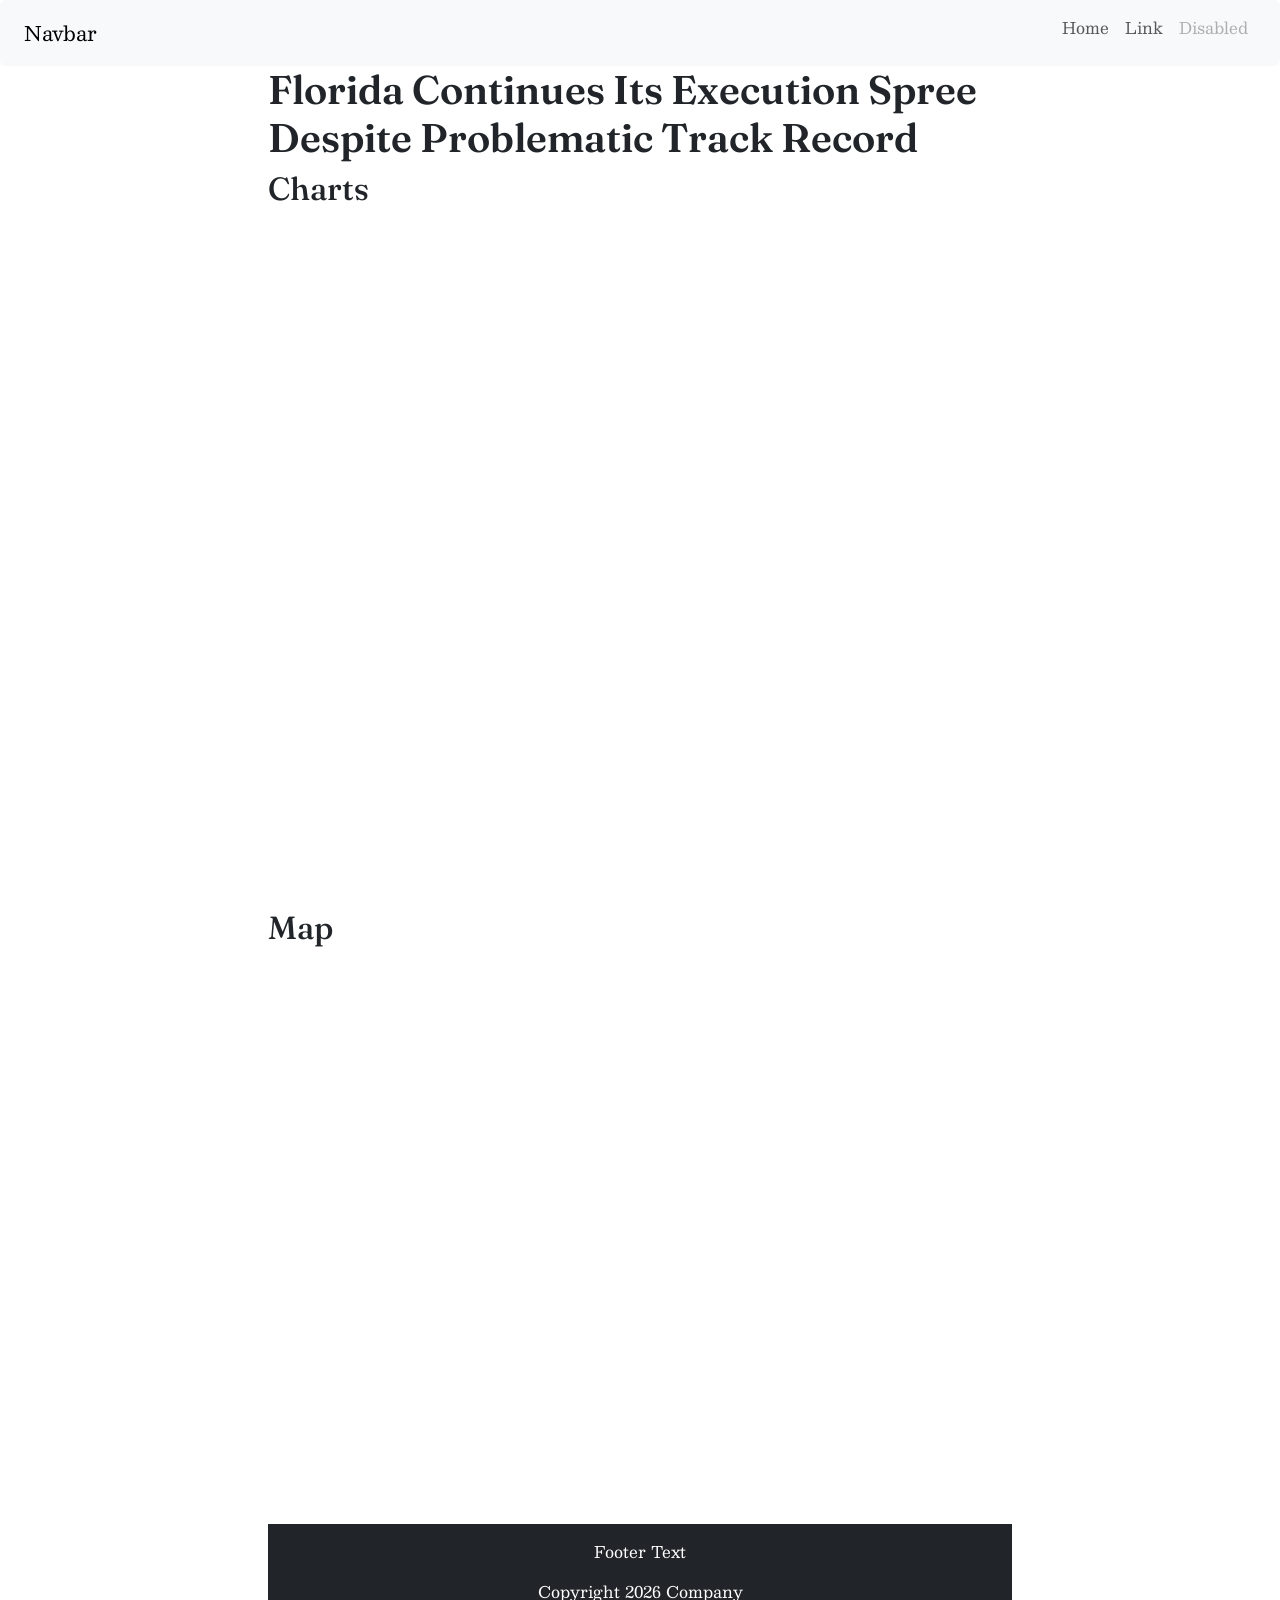
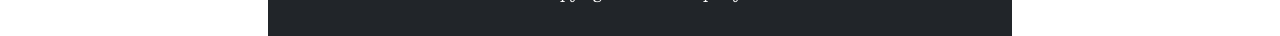
<file: data-viz-project/index.html>
<!doctype html>
<html lang="en">
	<head>
		<meta charset="UTF-8" />
		<meta name="viewport" content="width=device-width, initial-scale=1.0" />
		<title>Data Viz Project</title>

		<!--Bootstrap CSS-->
		<link
			href="https://cdn.jsdelivr.net/npm/bootstrap@5.3.8/dist/css/bootstrap.min.css"
			rel="stylesheet"
			integrity="sha384-sRIl4kxILFvY47J16cr9ZwB07vP4J8+LH7qKQnuqkuIAvNWLzeN8tE5YBujZqJLB"
			crossorigin="anonymous"
		/>
		<link rel="stylesheet" href="https://cdn.jsdelivr.net/npm/bootstrap-icons@1.11.1/font/bootstrap-icons.css" />

		<!--Google Fonts-->
		<link rel="preconnect" href="https://fonts.googleapis.com" />
		<link rel="preconnect" href="https://fonts.gstatic.com" crossorigin />
		<link
			href="https://fonts.googleapis.com/css2?family=Besley:ital,wght@0,400..900;1,400..900&family=Fraunces:ital,opsz,wght,SOFT,WONK@0,9..144,100..900,0..100,0..1;1,9..144,100..900,0..100,0..1&display=swap"
			rel="stylesheet"
		/>

		<link rel="stylesheet" href="style.css" />
	</head>
	<body>
		<div></div>
		<!-- Navbar start-->
		<nav class="navbar navbar-expand-lg navbar-light bg-light rounded px-4">
			<a class="navbar-brand" href="#">Navbar</a>
			<button
				class="navbar-toggler"
				type="button"
				data-toggle="collapse"
				data-target="#navbarsExample09"
				aria-controls="navbarsExample09"
				aria-expanded="false"
				aria-label="Toggle navigation"
			>
				<span class="navbar-toggler-icon"></span>
			</button>

			<div class="collapse navbar-collapse justify-content-between" id="navbarsExample09">
				<span></span>
				<ul class="navbar-nav mr-auto">
					<li class="nav-item active">
						<a class="nav-link" href="#">Home </a>
					</li>
					<li class="nav-item">
						<a class="nav-link" href="#">Link</a>
					</li>
					<li class="nav-item">
						<a class="nav-link disabled" href="#">Disabled</a>
					</li>
				</ul>
			</div>
		</nav>
		<!-- Navbar end-->

		<div id="content" class="container">
			<h1>Florida Continues Its Execution Spree Despite Problematic Track Record</h1>
			<h2>Charts</h2>
			<br />
			<iframe
				title="Over a quarter of Florida's total executions occurred in 2025 and 2026"
				aria-label="Column Chart"
				id="datawrapper-chart-6oR2v"
				src="https://datawrapper.dwcdn.net/6oR2v/1/"
				scrolling="no"
				frameborder="0"
				style="width: 0; min-width: 100% !important; border: none"
				height="449"
				data-external="1"
			></iframe>
			<script type="text/javascript">
				(function () {
					function e() {
						window.addEventListener(`message`, function (e) {
							if (e.data[`datawrapper-height`] !== void 0) {
								var t = document.querySelectorAll(`iframe`);
								for (var n in e.data[`datawrapper-height`])
									for (var r = 0, i; (i = t[r]); r++)
										if (i.contentWindow === e.source) {
											var a = e.data[`datawrapper-height`][n] + `px`;
											i.style.height = a;
										}
							}
						});
					}
					e();
				})();
			</script>
			<iframe
				title="Most of Florida's executions between February and September 2025 were underdosed"
				aria-label="Bar Chart"
				id="datawrapper-chart-5suRq"
				src="https://datawrapper.dwcdn.net/5suRq/1/"
				scrolling="no"
				frameborder="0"
				style="width: 0; min-width: 100% !important; border: none"
				height="184"
				data-external="1"
			></iframe>
			<script type="text/javascript">
				(function () {
					function e() {
						window.addEventListener(`message`, function (e) {
							if (e.data[`datawrapper-height`] !== void 0) {
								var t = document.querySelectorAll(`iframe`);
								for (var n in e.data[`datawrapper-height`])
									for (var r = 0, i; (i = t[r]); r++)
										if (i.contentWindow === e.source) {
											var a = e.data[`datawrapper-height`][n] + `px`;
											i.style.height = a;
										}
							}
						});
					}
					e();
				})();
			</script>
			<br /><br />

			<h2>Map</h2>
			<br />
			<iframe
				title="In 2025, Florida executed more people than Texas, Alabama, South Carolina and Tennessee combined"
				aria-label="Choropleth map"
				id="datawrapper-chart-QwRC3"
				src="https://datawrapper.dwcdn.net/QwRC3/1/"
				scrolling="no"
				frameborder="0"
				style="width: 0; min-width: 100% !important; border: none"
				height="538"
				data-external="1"
			></iframe>
			<script type="text/javascript">
				(function () {
					function e() {
						window.addEventListener(`message`, function (e) {
							if (e.data[`datawrapper-height`] !== void 0) {
								var t = document.querySelectorAll(`iframe`);
								for (var n in e.data[`datawrapper-height`])
									for (var r = 0, i; (i = t[r]); r++)
										if (i.contentWindow === e.source) {
											var a = e.data[`datawrapper-height`][n] + `px`;
											i.style.height = a;
										}
							}
						});
					}
					e();
				})();
			</script>
			<footer class="footer mt-auto py-3 bg-dark text-center text-bg-dark">
				<div class="container">
					<p>Footer Text</p>
					<p>Copyright 2026 Company</p>
				</div>
			</footer>
		</div>
		<!--Bootstrap Js-->
		<script
			src="https://cdn.jsdelivr.net/npm/bootstrap@5.3.8/dist/js/bootstrap.bundle.min.js"
			integrity="sha384-FKyoEForCGlyvwx9Hj09JcYn3nv7wiPVlz7YYwJrWVcXK/BmnVDxM+D2scQbITxI"
			crossorigin="anonymous"
		></script>
	</body>
</html>
</file>
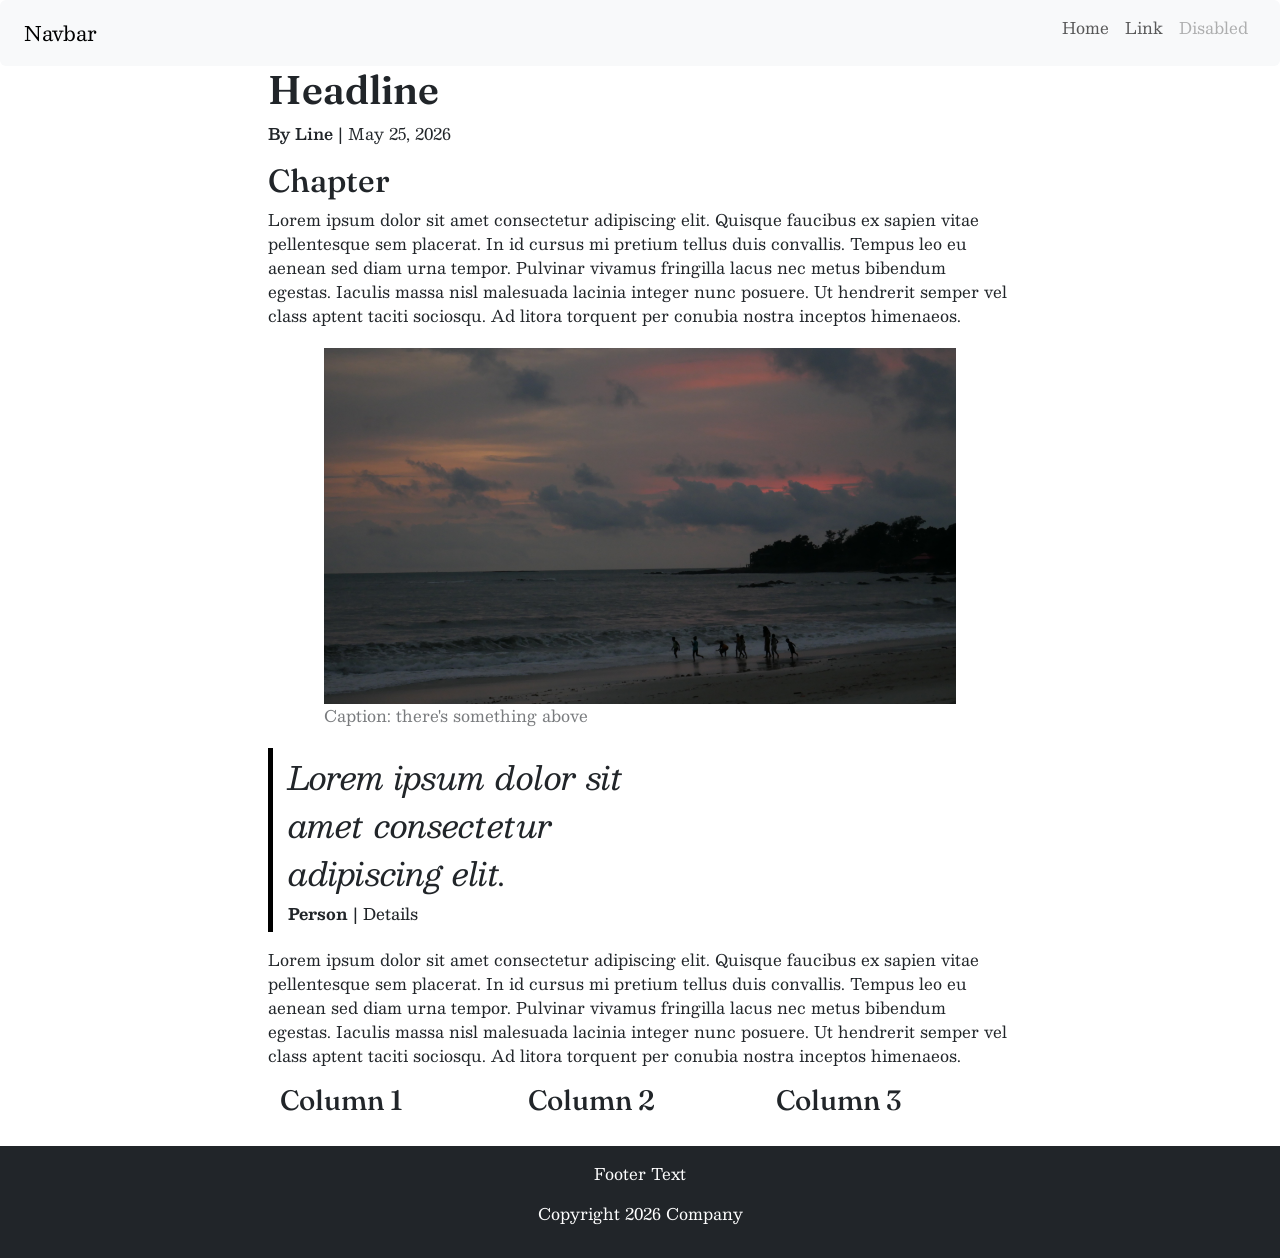
<file: html-frame/index.html>
<!doctype html>
<html lang="en">
	<head>
		<meta charset="UTF-8" />
		<meta name="viewport" content="width=device-width, initial-scale=1.0" />
		<title>HTML Frame</title>

		<!--Bootstrap CSS-->
		<link
			href="https://cdn.jsdelivr.net/npm/bootstrap@5.3.8/dist/css/bootstrap.min.css"
			rel="stylesheet"
			integrity="sha384-sRIl4kxILFvY47J16cr9ZwB07vP4J8+LH7qKQnuqkuIAvNWLzeN8tE5YBujZqJLB"
			crossorigin="anonymous"
		/>
		<link rel="stylesheet" href="https://cdn.jsdelivr.net/npm/bootstrap-icons@1.11.1/font/bootstrap-icons.css" />

		<!--Google Fonts-->
		<link rel="preconnect" href="https://fonts.googleapis.com" />
		<link rel="preconnect" href="https://fonts.gstatic.com" crossorigin />
		<link
			href="https://fonts.googleapis.com/css2?family=Besley:ital,wght@0,400..900;1,400..900&family=Fraunces:ital,opsz,wght,SOFT,WONK@0,9..144,100..900,0..100,0..1;1,9..144,100..900,0..100,0..1&display=swap"
			rel="stylesheet"
		/>

		<link rel="stylesheet" href="style.css" />
	</head>
	<body>
		<div></div>
		<!-- Navbar start-->
		<nav class="navbar navbar-expand-lg navbar-light bg-light rounded px-4">
			<a class="navbar-brand" href="#">Navbar</a>
			<button
				class="navbar-toggler"
				type="button"
				data-toggle="collapse"
				data-target="#navbarsExample09"
				aria-controls="navbarsExample09"
				aria-expanded="false"
				aria-label="Toggle navigation"
			>
				<span class="navbar-toggler-icon"></span>
			</button>

			<div class="collapse navbar-collapse justify-content-between" id="navbarsExample09">
				<span></span>
				<ul class="navbar-nav mr-auto">
					<li class="nav-item active">
						<a class="nav-link" href="#">Home </a>
					</li>
					<li class="nav-item">
						<a class="nav-link" href="#">Link</a>
					</li>
					<li class="nav-item">
						<a class="nav-link disabled" href="#">Disabled</a>
					</li>
				</ul>
			</div>
		</nav>
		<!-- Navbar end-->
		<div id="content" class="container">
			<h1>Headline</h1>
			<p id="byline"><strong>By Line</strong> | May 25, 2026</p>
			<h2>Chapter</h2>
			<p>
				Lorem ipsum dolor sit amet consectetur adipiscing elit. Quisque faucibus ex sapien vitae pellentesque sem
				placerat. In id cursus mi pretium tellus duis convallis. Tempus leo eu aenean sed diam urna tempor. Pulvinar
				vivamus fringilla lacus nec metus bibendum egestas. Iaculis massa nisl malesuada lacinia integer nunc posuere.
				Ut hendrerit semper vel class aptent taciti sociosqu. Ad litora torquent per conubia nostra inceptos himenaeos.
			</p>
			<figure>
				<img src="img.JPG" alt="alternative text " />
				<figcaption>Caption: there's something above</figcaption>
			</figure>
			<blockquote>
				<p class="bq-quote">Lorem ipsum dolor sit amet consectetur adipiscing elit.</p>
				<p class="bq-attr"><strong>Person</strong> | Details</p>
			</blockquote>

			<p>
				Lorem ipsum dolor sit amet consectetur adipiscing elit. Quisque faucibus ex sapien vitae pellentesque sem
				placerat. In id cursus mi pretium tellus duis convallis. Tempus leo eu aenean sed diam urna tempor. Pulvinar
				vivamus fringilla lacus nec metus bibendum egestas. Iaculis massa nisl malesuada lacinia integer nunc posuere.
				Ut hendrerit semper vel class aptent taciti sociosqu. Ad litora torquent per conubia nostra inceptos himenaeos.
			</p>
			<div class="container">
				<div class="row">
					<div class="col-md-4"><h3>Column 1</h3></div>
					<div class="col-md-4"><h3>Column 2</h3></div>
					<div class="col-md-4"><h3>Column 3</h3></div>
				</div>
			</div>
		</div>
		<footer class="footer mt-auto py-3 bg-dark text-center text-bg-dark">
			<div class="container">
				<p>Footer Text</p>
				<p>Copyright 2026 Company</p>
			</div>
		</footer>
		<!--Bootstrap Js-->
		<script
			src="https://cdn.jsdelivr.net/npm/bootstrap@5.3.8/dist/js/bootstrap.bundle.min.js"
			integrity="sha384-FKyoEForCGlyvwx9Hj09JcYn3nv7wiPVlz7YYwJrWVcXK/BmnVDxM+D2scQbITxI"
			crossorigin="anonymous"
		></script>
	</body>
</html>
</file>
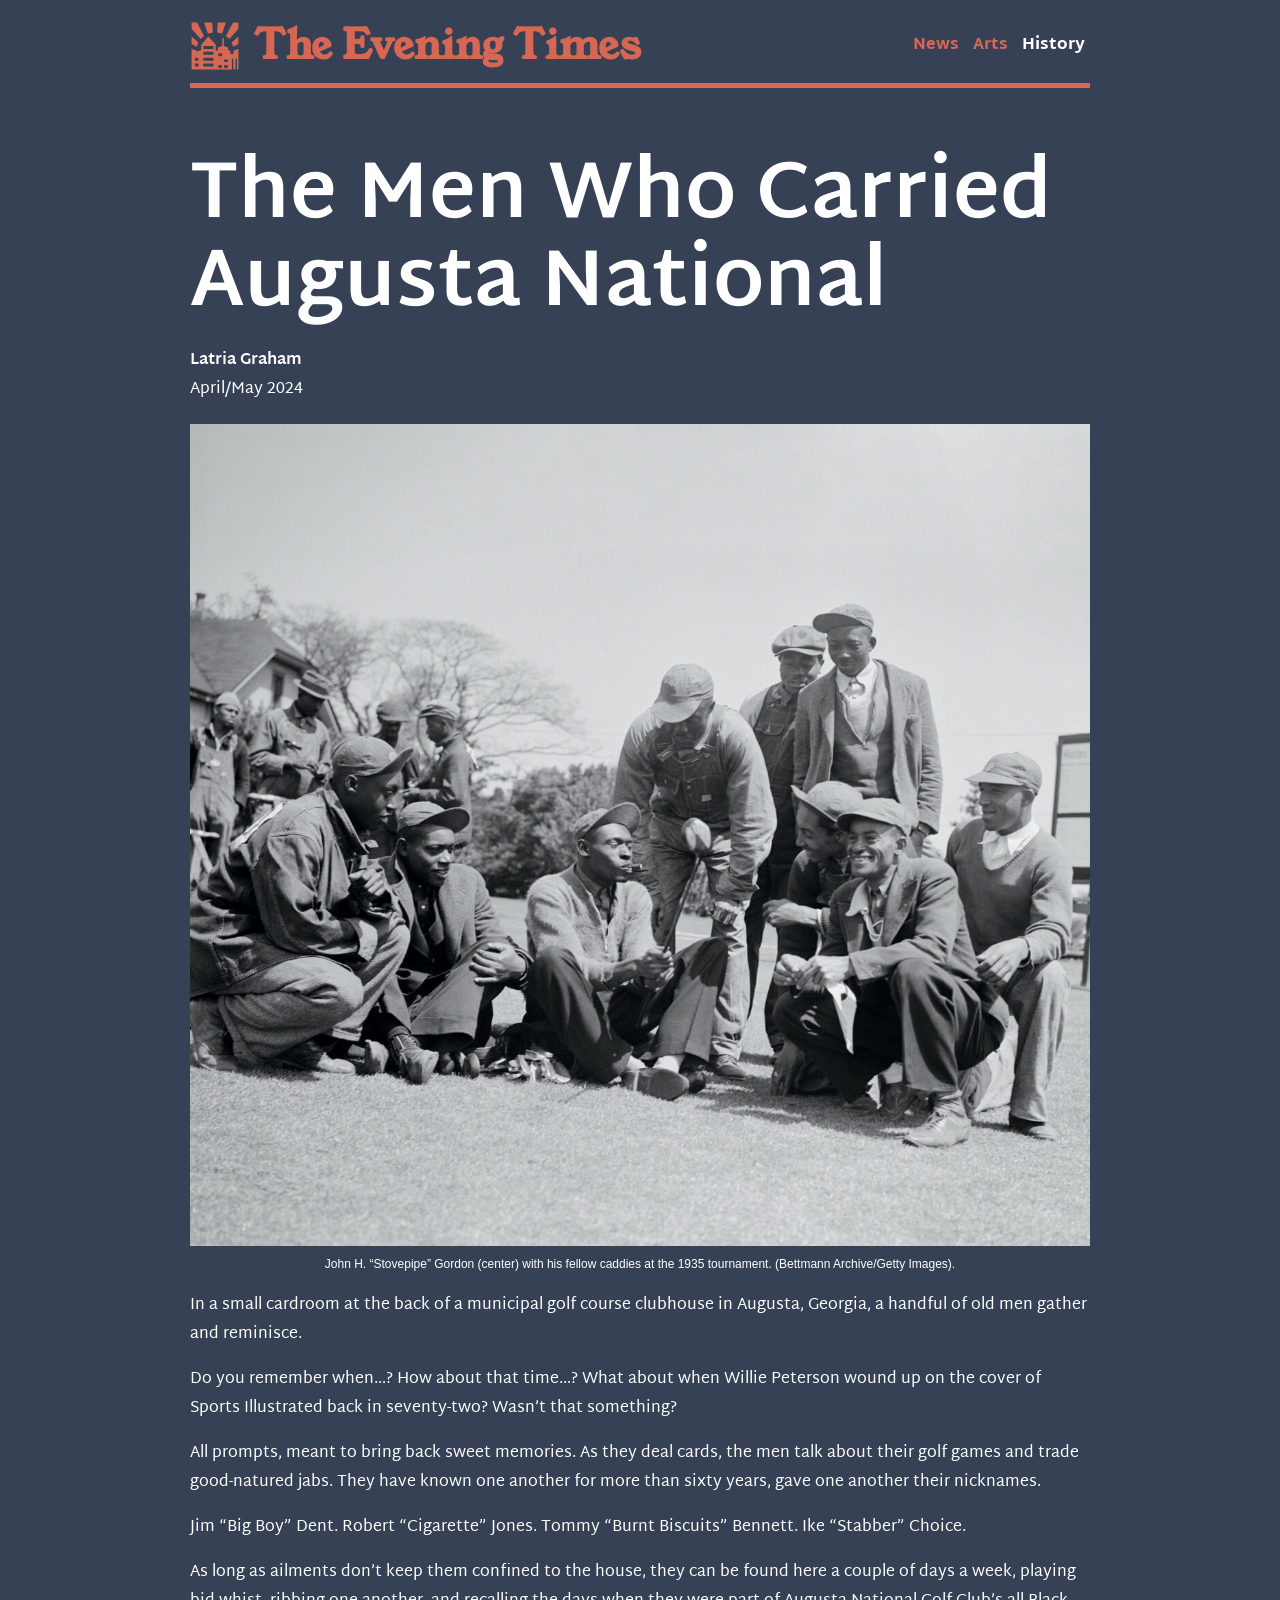
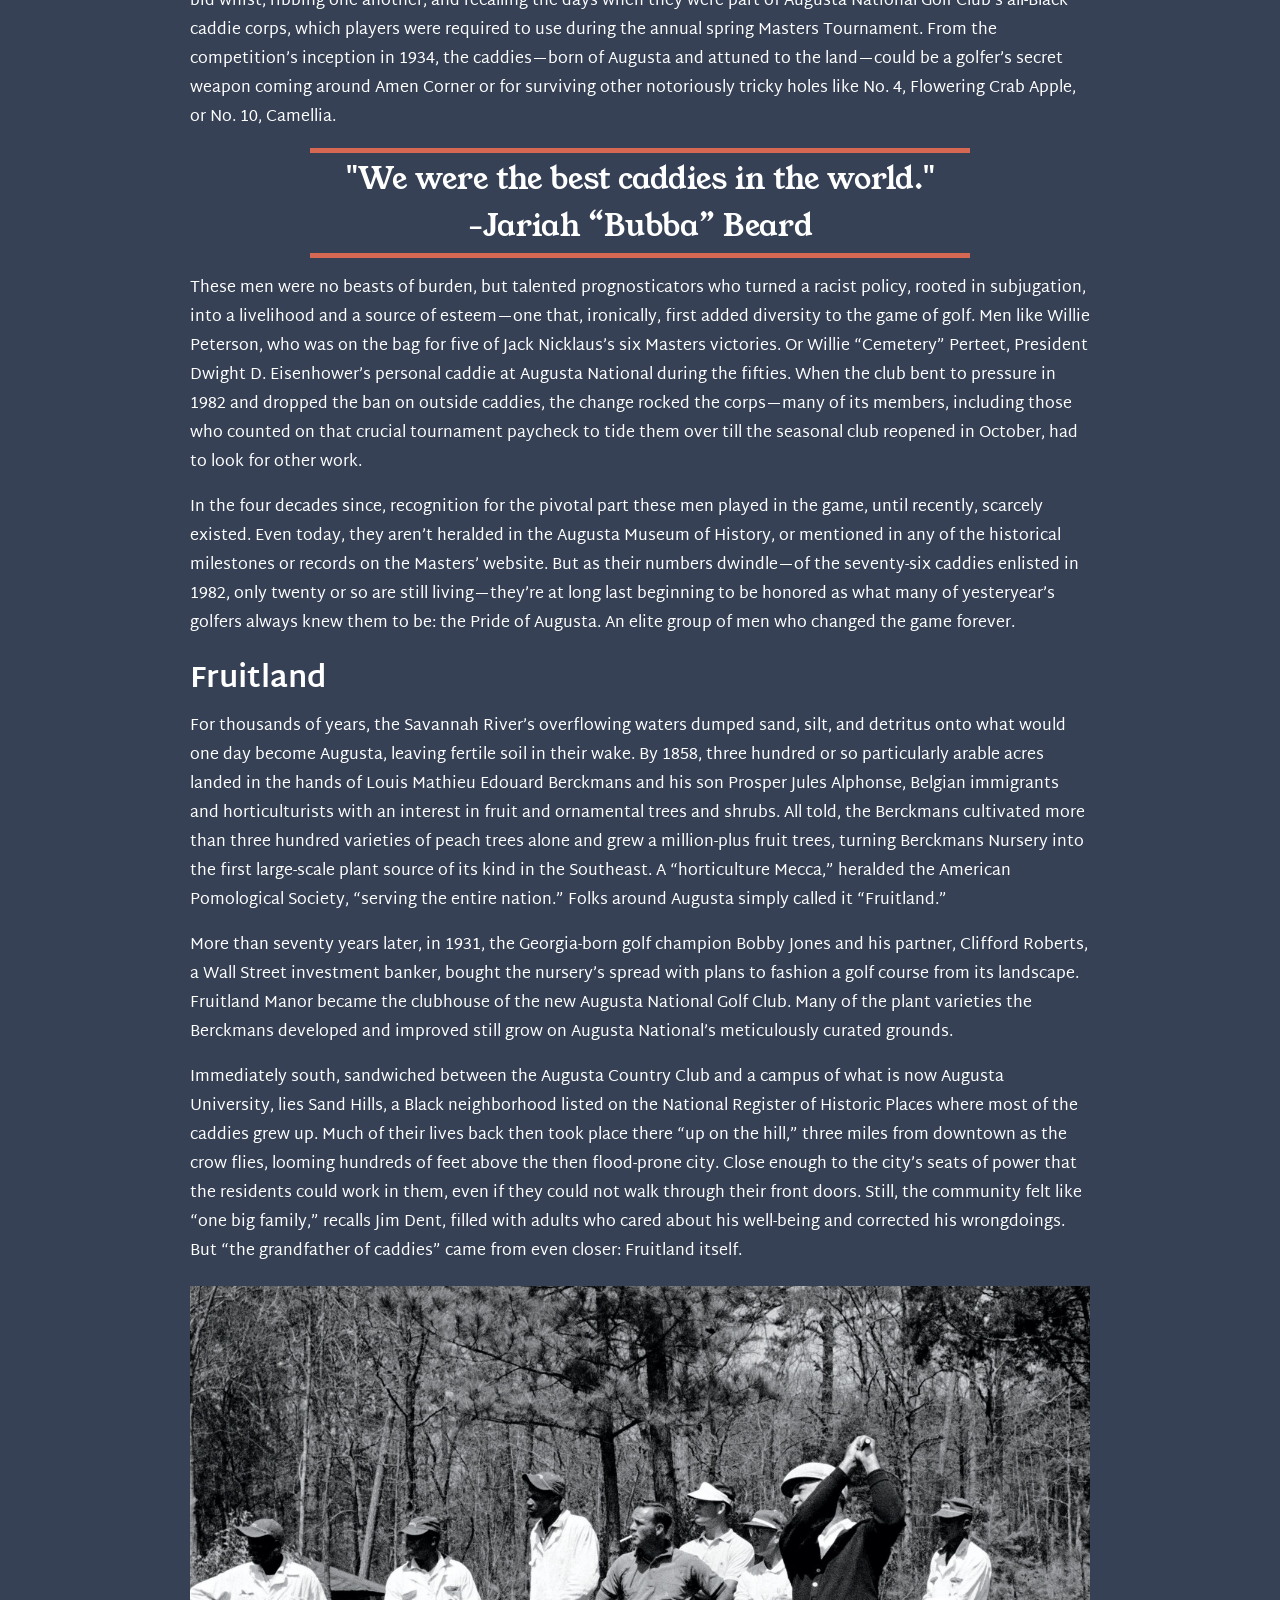
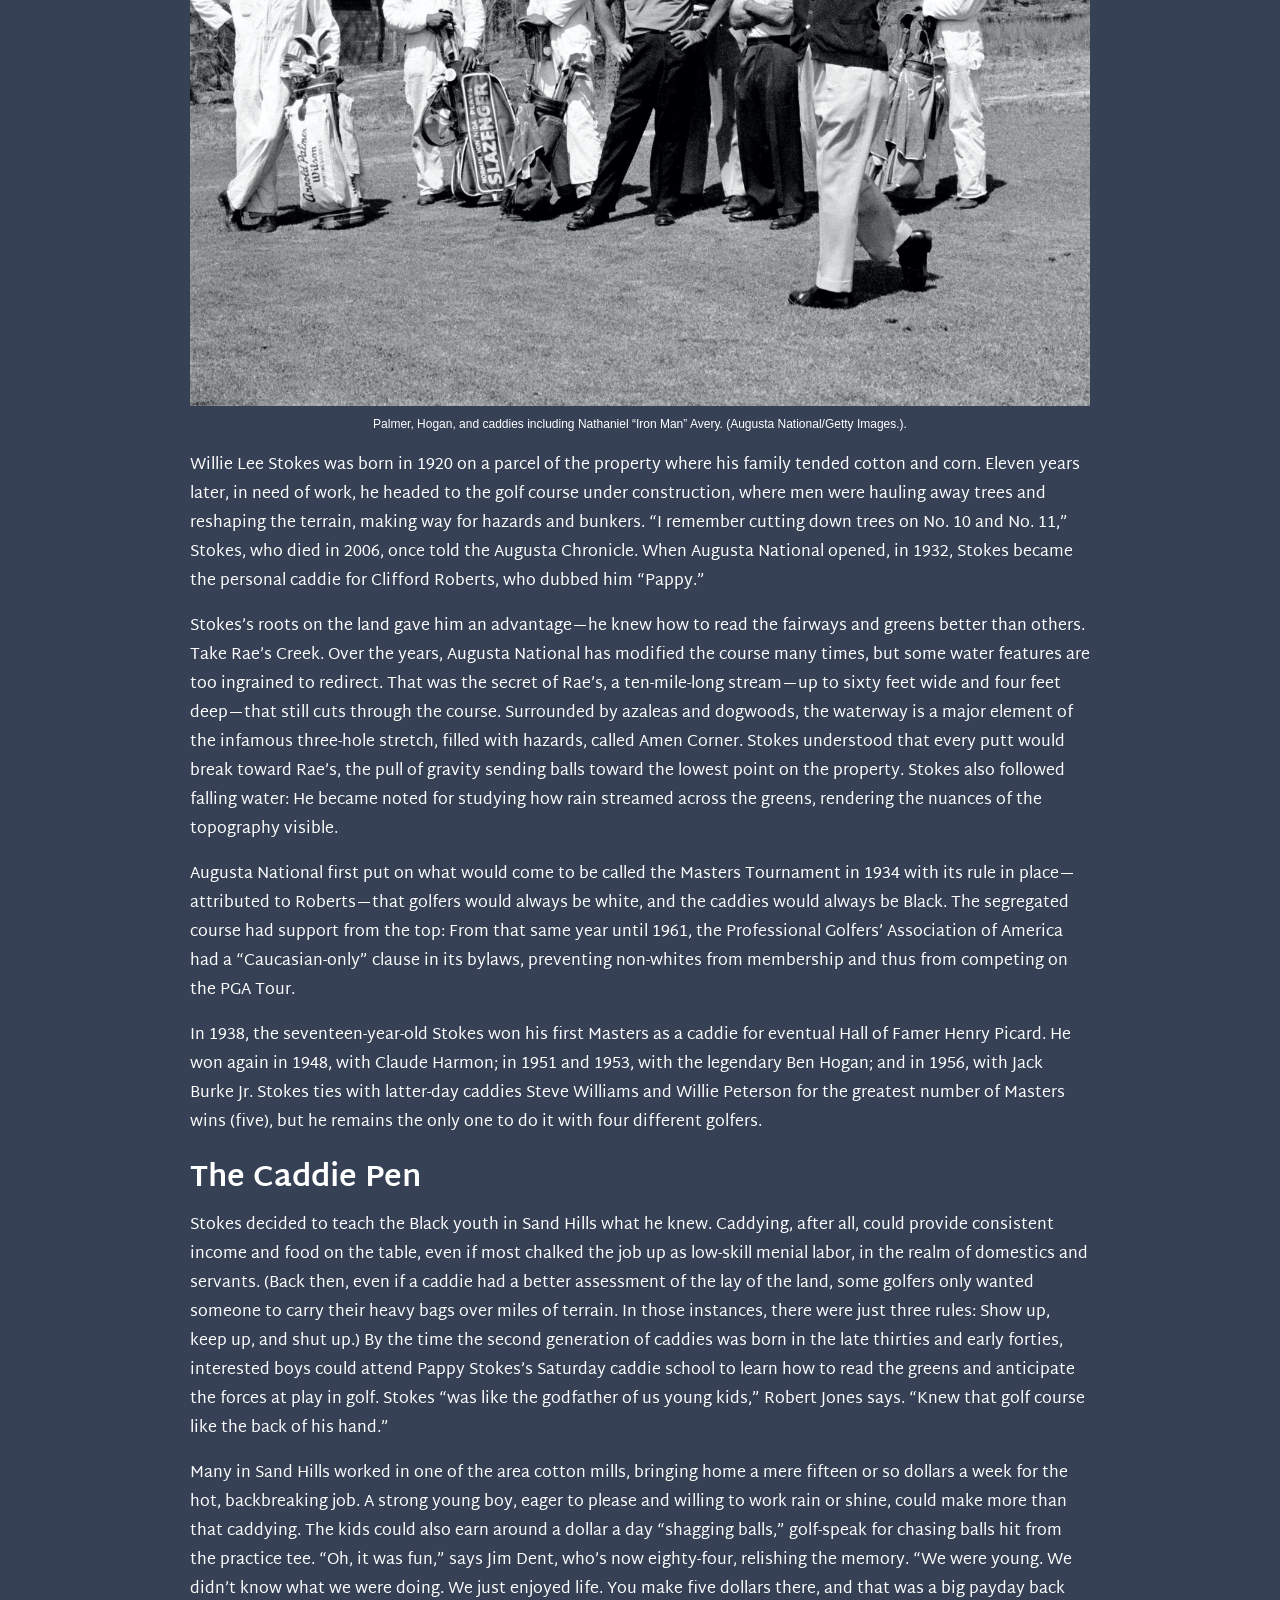
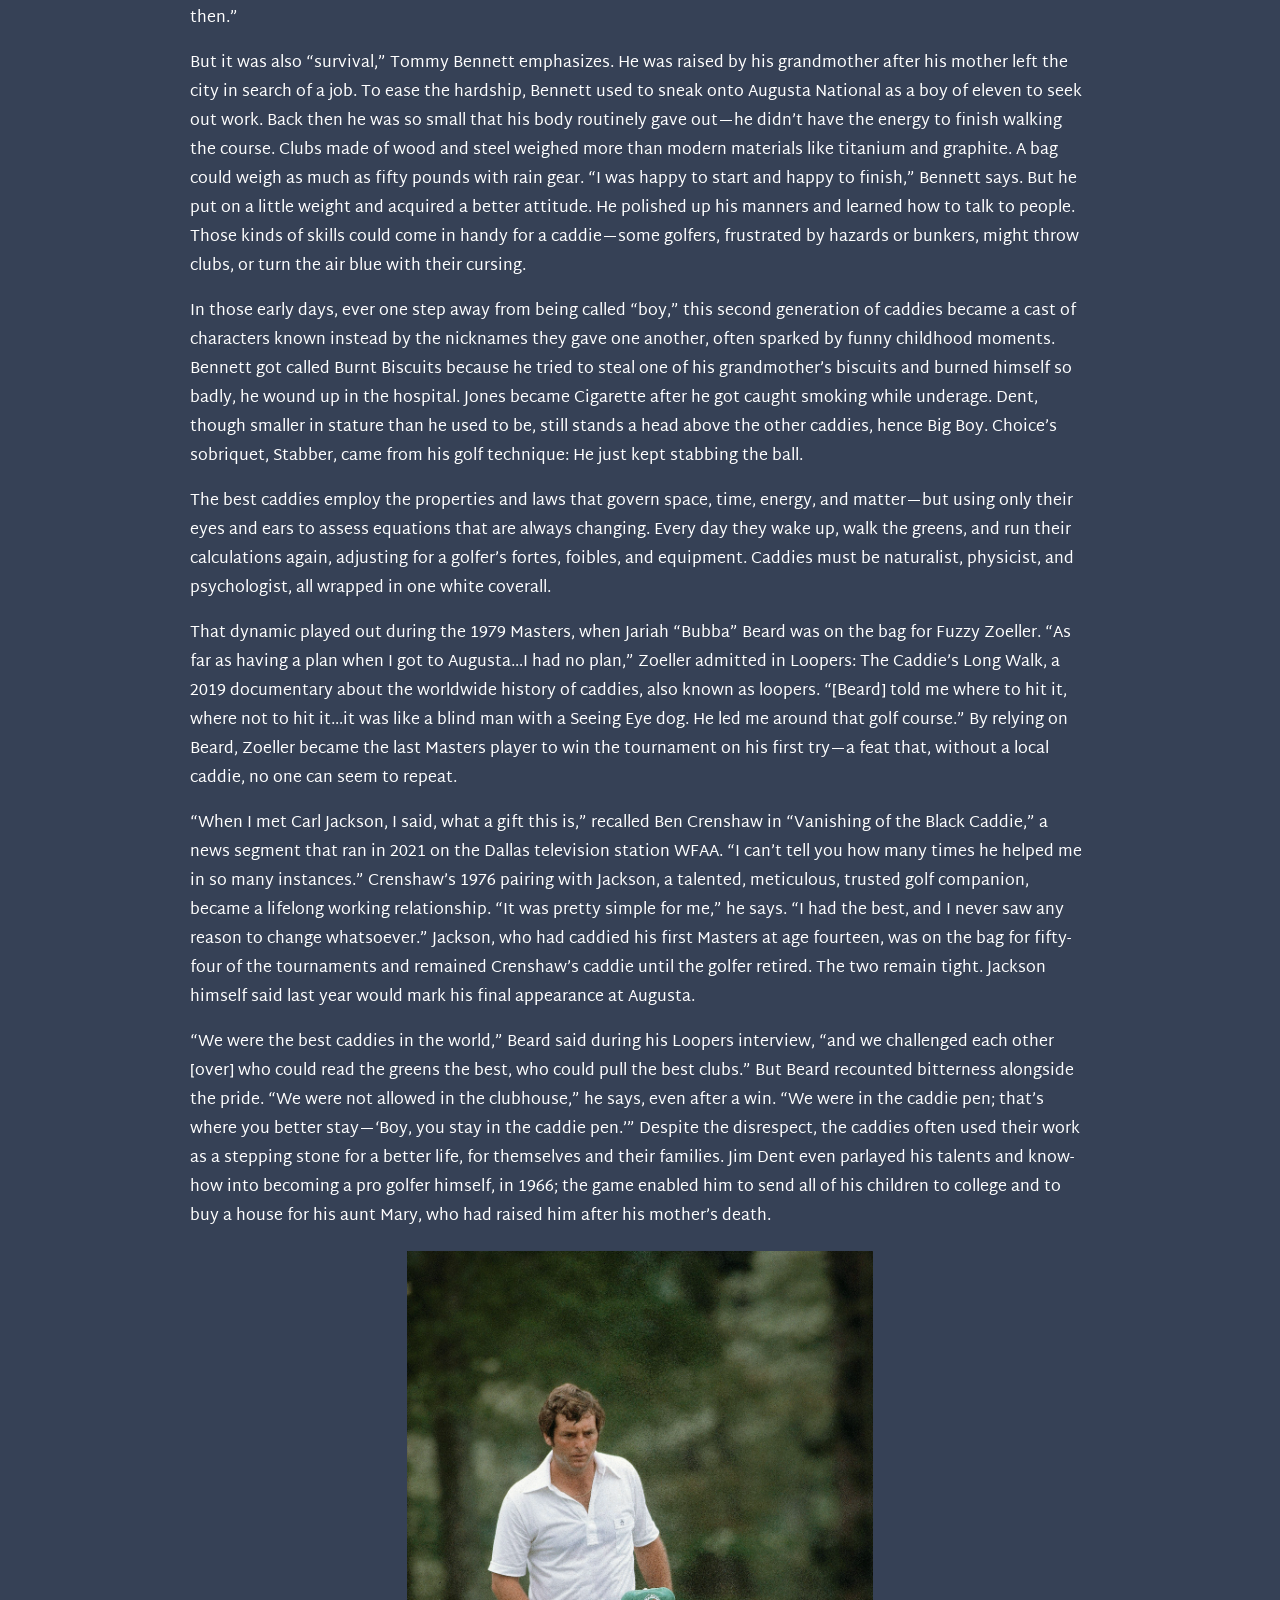
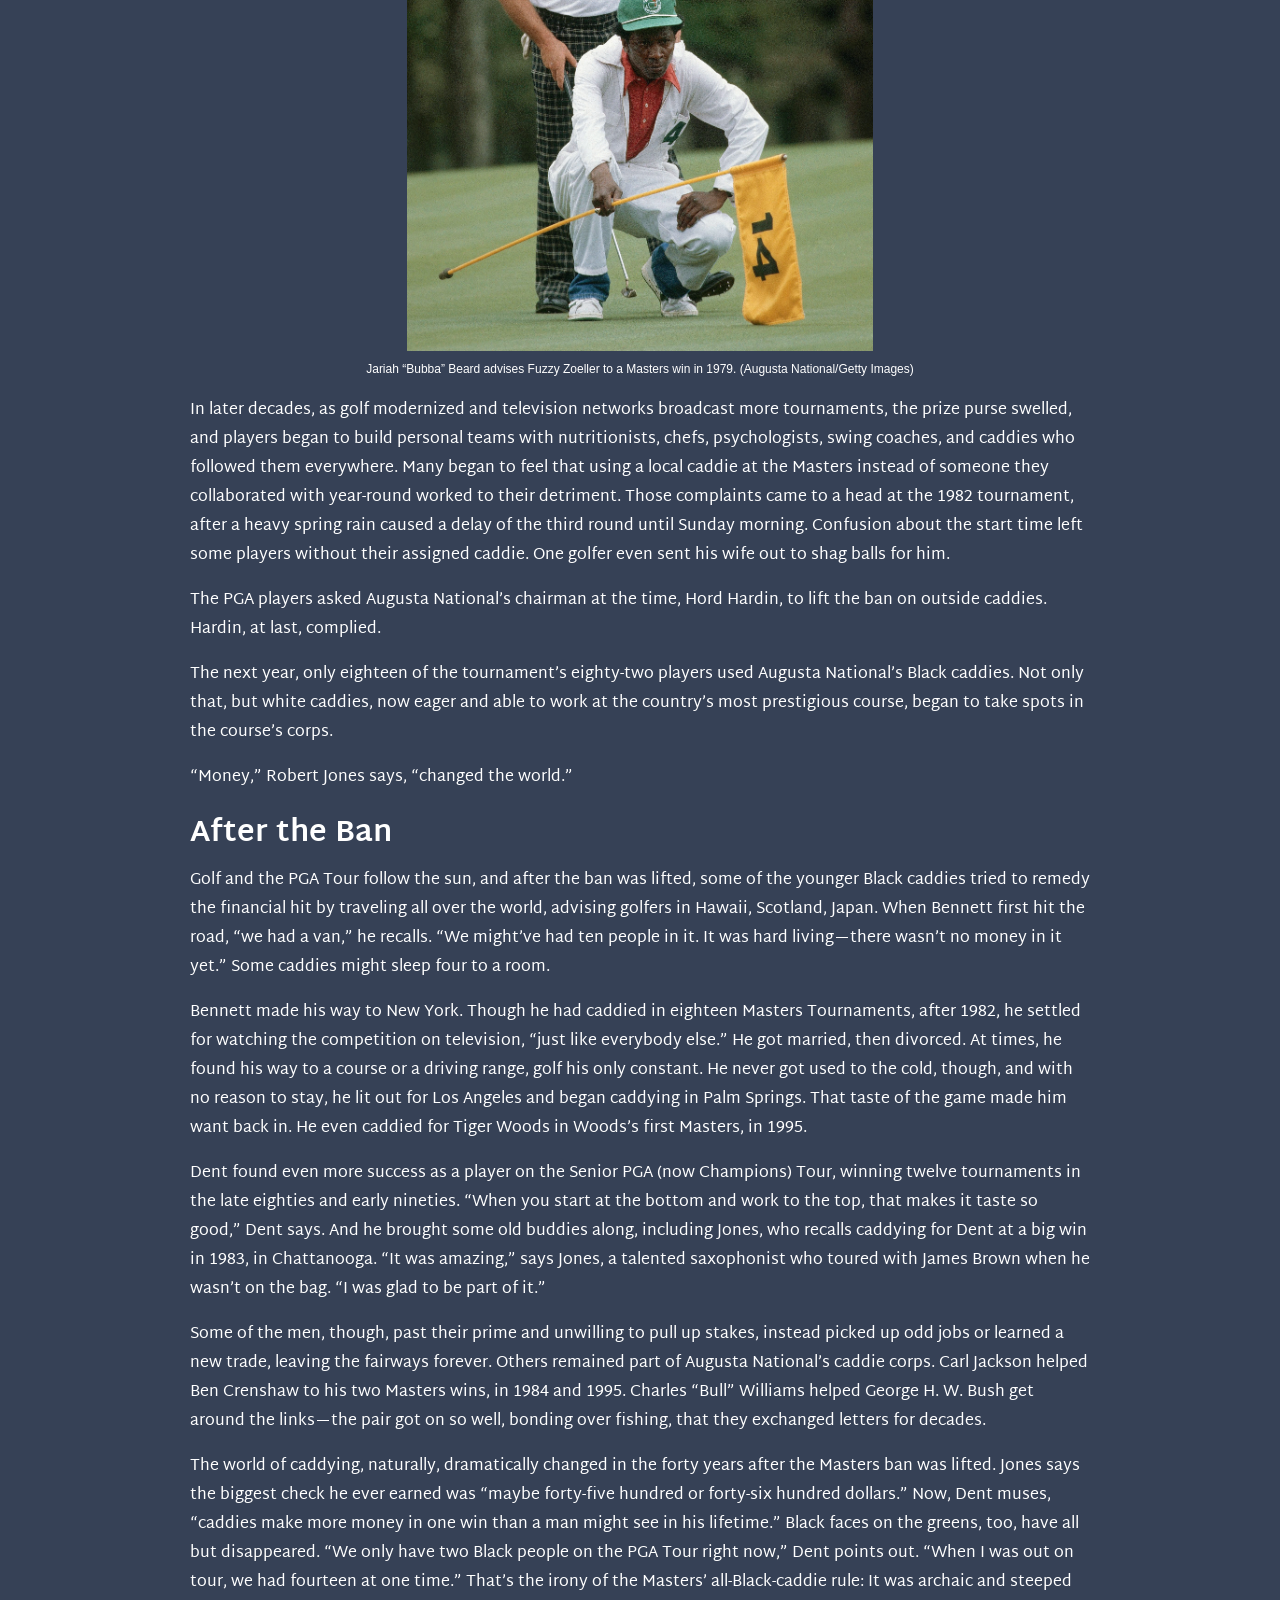
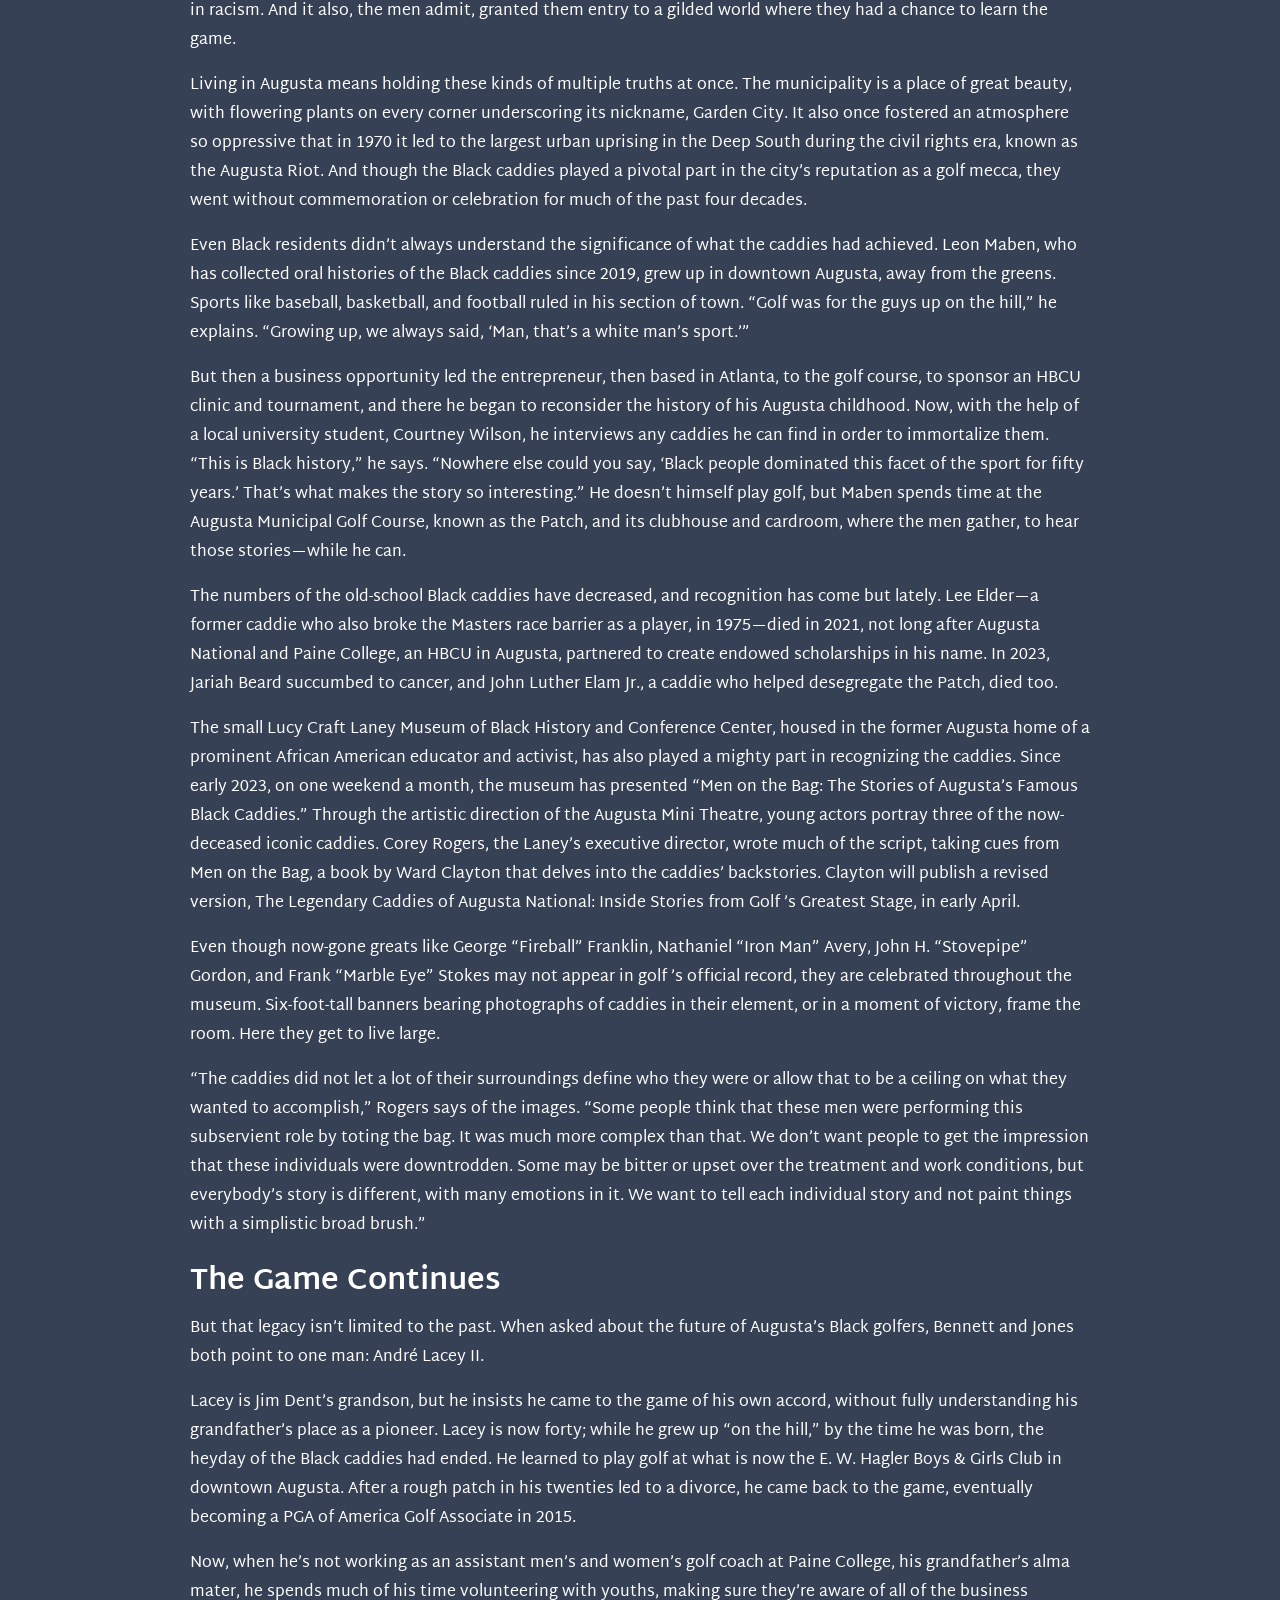
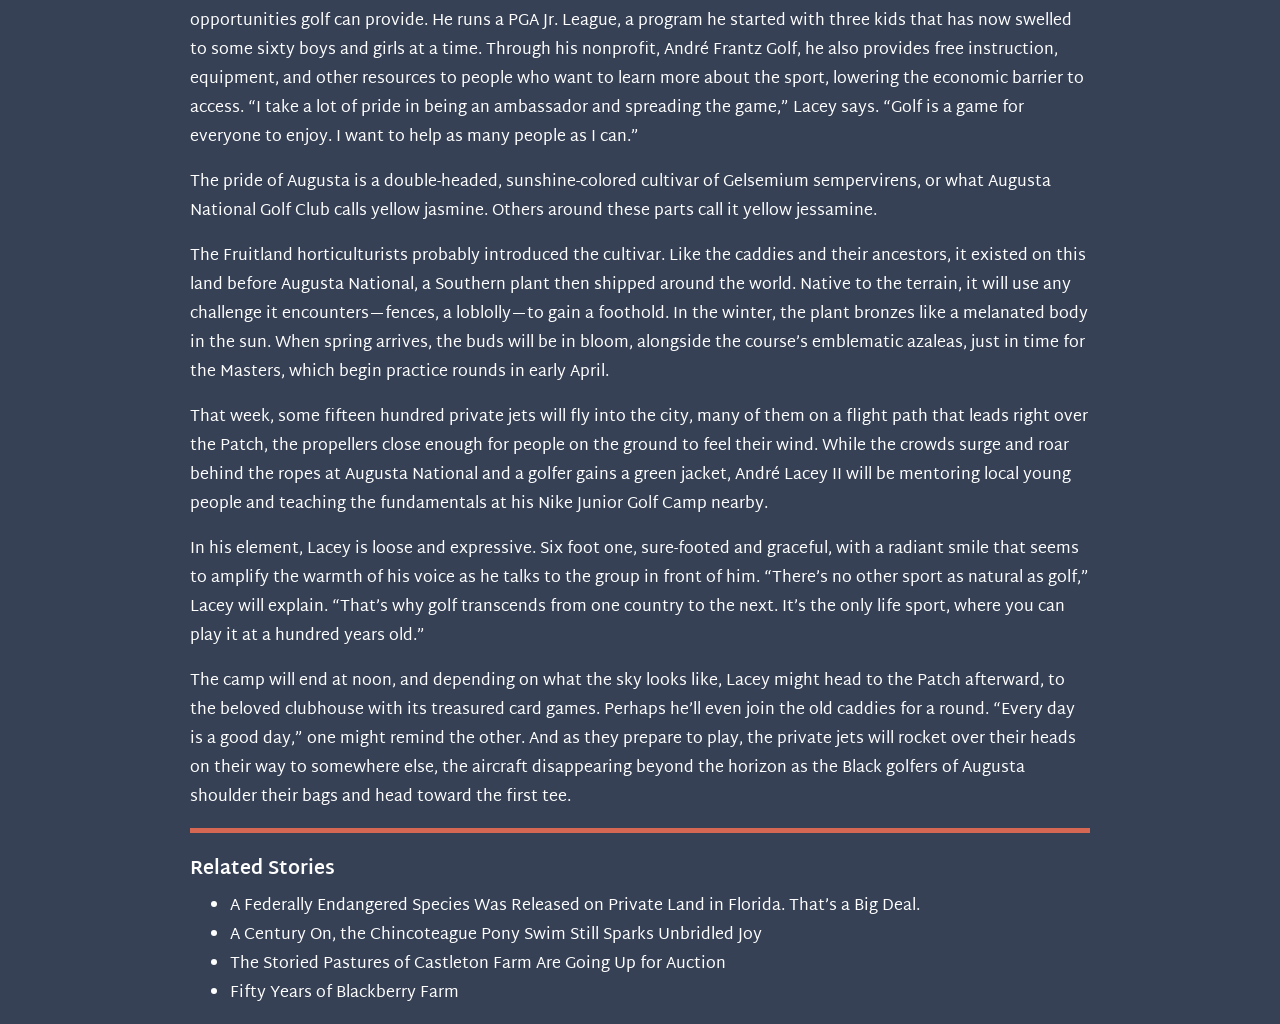
<file: midterm/index.html>
<!doctype html>
<html lang="en">
	<head>
		<meta charset="UTF-8" />
		<meta name="viewport" content="width=device-width, initial-scale=1.0" />
		<link rel="stylesheet" href="style.css" />
		<title>The Men Who Carried Augusta National</title>

		<!--Googl Fonts-->
		<link rel="preconnect" href="https://fonts.googleapis.com" />
		<link rel="preconnect" href="https://fonts.gstatic.com" crossorigin />
		<link
			href="https://fonts.googleapis.com/css2?family=Martel+Sans:wght@200;300;400;600;700;800;900&family=Young+Serif&display=swap"
			rel="stylesheet"
		/>
	</head>
	<body>
		<div id="content">
			<div id="masthead">
				<!--SVG from svgrepo, converted to html code-->
				<svg
					width="50px"
					height="50px"
					viewBox="0 0 64 64"
					xmlns="http://www.w3.org/2000/svg"
					xmlns:xlink="http://www.w3.org/1999/xlink"
					aria-hidden="true"
					role="img"
					class="iconify iconify--emojione-monotone"
					preserveAspectRatio="xMidYMid meet"
					fill="#d66853"
				>
					<path d="M10.797 27.508L2 19.746v9.785l6.849 3.353a23.655 23.655 0 0 1 1.948-5.376"></path>
					<path d="M17.964 19.063L9.048 2H2v7.888l11.669 13.225a23.93 23.93 0 0 1 4.295-4.05z"></path>
					<path d="M54.952 2l-8.915 17.063a23.922 23.922 0 0 1 4.294 4.05L62 9.889V2h-7.048z"></path>
					<path d="M45.92 2H35.516l-.789 12.633c2.208.252 4.324.806 6.306 1.621L45.92 2"></path>
					<path d="M29.273 14.633L28.484 2H18.08l4.888 14.254a23.548 23.548 0 0 1 6.305-1.621"></path>
					<path d="M55.151 32.885L62 29.533v-9.787l-8.797 7.763a23.59 23.59 0 0 1 1.948 5.376"></path>
					<path
						d="M55.764 38.236c0 1.389-.127 2.747-.354 4.07h-3.722v-4.682h-2.813v-3.75L43.25 32V21.688h-1.875V32l-5.625 1.875v3.75h-2.813v-7.203l-9.375-10.609l-9.375 10.609v7.127l-5.935 1.355c-.005-.223-.017-.443-.017-.668c0-.131.008-.26.011-.39L2 35.705V62h51.563V48.844c0-.498.338-.906.75-.906h.375c.412 0 .75.408.75.906V62h2.813V48.844c0-.498.338-.906.75-.906h.375c.412 0 .75.408.75.906V62H62V35.705l-6.247 2.143c.003.129.011.257.011.388M10.906 57.313a.941.941 0 0 1-.938.938H7.156a.941.941 0 0 1-.938-.938v-1.875a.94.94 0 0 1 .938-.938h2.813a.94.94 0 0 1 .938.938v1.875zm0-7.5a.941.941 0 0 1-.938.938H7.156a.941.941 0 0 1-.938-.938v-1.875A.941.941 0 0 1 7.156 47h2.813a.94.94 0 0 1 .938.938v1.875zm19.219 7.5a.941.941 0 0 1-.938.938h-11.25a.941.941 0 0 1-.938-.938v-1.875a.94.94 0 0 1 .938-.938h11.25a.94.94 0 0 1 .938.938v1.875m0-7.5a.941.941 0 0 1-.938.938h-11.25a.941.941 0 0 1-.938-.938v-1.875a.941.941 0 0 1 .939-.938h11.25a.94.94 0 0 1 .938.938v1.875zm0-7.5a.941.941 0 0 1-.938.938h-11.25a.941.941 0 0 1-.938-.938v-1.875a.94.94 0 0 1 .938-.938h11.25a.94.94 0 0 1 .938.938v1.875m0-7.5a.941.941 0 0 1-.938.938h-11.25a.941.941 0 0 1-.938-.938v-1.875a.941.941 0 0 1 .939-.938h11.25a.94.94 0 0 1 .938.938v1.875zm10.781 24.375a.941.941 0 0 1-.938.938h-2.813a.941.941 0 0 1-.938-.938v-1.875a.94.94 0 0 1 .938-.938h2.813a.94.94 0 0 1 .938.938v1.875m0-15a.941.941 0 0 1-.938.938h-2.813a.941.941 0 0 1-.938-.938v-1.875a.94.94 0 0 1 .938-.938h2.813a.94.94 0 0 1 .938.938v1.875m7.5 15a.941.941 0 0 1-.938.938h-2.813a.941.941 0 0 1-.938-.938v-1.875a.94.94 0 0 1 .938-.938h2.813a.94.94 0 0 1 .938.938v1.875m0-7.5a.941.941 0 0 1-.938.938h-2.813a.941.941 0 0 1-.938-.938v-1.875a.94.94 0 0 1 .938-.938h2.813a.94.94 0 0 1 .938.938v1.875"
					></path>
				</svg>
				<h1>The Evening Times</h1>
				<ul>
					<li><a href=""></a>News</li>
					<li><a href="">Arts</a></li>
					<li><a href="" id="selected">History</a></li>
				</ul>
			</div>

			<article>
				<h1>The Men Who Carried Augusta National</h1>
				<p id="byline"><strong>Latria Graham</strong> <br />April/May 2024</p>

				<figure>
					<img
						src="img/image1.jpg"
						alt="John H. “Stovepipe” Gordon (center) with his fellow caddies at the 1935 tournament."
					/>
					<figcaption>
						John H. “Stovepipe” Gordon (center) with his fellow caddies at the 1935 tournament. (Bettmann Archive/Getty
						Images).
					</figcaption>
				</figure>

				<p>
					In a small cardroom at the back of a municipal golf course clubhouse in Augusta, Georgia, a handful of old men
					gather and reminisce.
				</p>
				<p>
					Do you remember when…? How about that time…? What about when Willie Peterson wound up on the cover of Sports
					Illustrated back in seventy-two? Wasn’t that something?
				</p>
				<p>
					All prompts, meant to bring back sweet memories. As they deal cards, the men talk about their golf games and
					trade good-natured jabs. They have known one another for more than sixty years, gave one another their
					nicknames.
				</p>
				<p>Jim “Big Boy” Dent. Robert “Cigarette” Jones. Tommy “Burnt Biscuits” Bennett. Ike “Stabber” Choice.</p>
				<p>
					As long as ailments don’t keep them confined to the house, they can be found here a couple of days a week,
					playing bid whist, ribbing one another, and recalling the days when they were part of Augusta National Golf
					Club’s all-Black caddie corps, which players were required to use during the annual spring Masters Tournament.
					From the competition’s inception in 1934, the caddies—born of Augusta and attuned to the land—could be a
					golfer’s secret weapon coming around Amen Corner or for surviving other notoriously tricky holes like No. 4,
					Flowering Crab Apple, or No. 10, Camellia.
				</p>

				<blockquote>
					"We were the best caddies in the world."
					<p>-Jariah “Bubba” Beard</p>
				</blockquote>

				<p>
					These men were no beasts of burden, but talented prognosticators who turned a racist policy, rooted in
					subjugation, into a livelihood and a source of esteem—one that, ironically, first added diversity to the game
					of golf. Men like Willie Peterson, who was on the bag for five of Jack Nicklaus’s six Masters victories. Or
					Willie “Cemetery” Perteet, President Dwight D. Eisenhower’s personal caddie at Augusta National during the
					fifties. When the club bent to pressure in 1982 and dropped the ban on outside caddies, the change rocked the
					corps—many of its members, including those who counted on that crucial tournament paycheck to tide them over
					till the seasonal club reopened in October, had to look for other work.
				</p>
				<p>
					In the four decades since, recognition for the pivotal part these men played in the game, until recently,
					scarcely existed. Even today, they aren’t heralded in the Augusta Museum of History, or mentioned in any of
					the historical milestones or records on the Masters’ website. But as their numbers dwindle—of the seventy-six
					caddies enlisted in 1982, only twenty or so are still living—they’re at long last beginning to be honored as
					what many of yesteryear’s golfers always knew them to be: the Pride of Augusta. An elite group of men who
					changed the game forever.
				</p>

				<h2>Fruitland</h2>

				<p>
					For thousands of years, the Savannah River’s overflowing waters dumped sand, silt, and detritus onto what
					would one day become Augusta, leaving fertile soil in their wake. By 1858, three hundred or so particularly
					arable acres landed in the hands of Louis Mathieu Edouard Berckmans and his son Prosper Jules Alphonse,
					Belgian immigrants and horticulturists with an interest in fruit and ornamental trees and shrubs. All told,
					the Berckmans cultivated more than three hundred varieties of peach trees alone and grew a million-plus fruit
					trees, turning Berckmans Nursery into the first large-scale plant source of its kind in the Southeast. A
					“horticulture Mecca,” heralded the American Pomological Society, “serving the entire nation.” Folks around
					Augusta simply called it “Fruitland.”
				</p>
				<p>
					More than seventy years later, in 1931, the Georgia-born golf champion Bobby Jones and his partner, Clifford
					Roberts, a Wall Street investment banker, bought the nursery’s spread with plans to fashion a golf course from
					its landscape. Fruitland Manor became the clubhouse of the new Augusta National Golf Club. Many of the plant
					varieties the Berckmans developed and improved still grow on Augusta National’s meticulously curated grounds.
				</p>
				<p>
					Immediately south, sandwiched between the Augusta Country Club and a campus of what is now Augusta University,
					lies Sand Hills, a Black neighborhood listed on the National Register of Historic Places where most of the
					caddies grew up. Much of their lives back then took place there “up on the hill,” three miles from downtown as
					the crow flies, looming hundreds of feet above the then flood-prone city. Close enough to the city’s seats of
					power that the residents could work in them, even if they could not walk through their front doors. Still, the
					community felt like “one big family,” recalls Jim Dent, filled with adults who cared about his well-being and
					corrected his wrongdoings. But “the grandfather of caddies” came from even closer: Fruitland itself.
				</p>

				<figure>
					<img src="img/image7.jpg" alt="Palmer, Hogan, and caddies including Nathaniel “Iron Man” Avery." />
					<figcaption>
						Palmer, Hogan, and caddies including Nathaniel “Iron Man” Avery. (Augusta National/Getty Images.).
					</figcaption>
				</figure>

				<p>
					Willie Lee Stokes was born in 1920 on a parcel of the property where his family tended cotton and corn. Eleven
					years later, in need of work, he headed to the golf course under construction, where men were hauling away
					trees and reshaping the terrain, making way for hazards and bunkers. “I remember cutting down trees on No. 10
					and No. 11,” Stokes, who died in 2006, once told the Augusta Chronicle. When Augusta National opened, in 1932,
					Stokes became the personal caddie for Clifford Roberts, who dubbed him “Pappy.”
				</p>
				<p>
					Stokes’s roots on the land gave him an advantage—he knew how to read the fairways and greens better than
					others. Take Rae’s Creek. Over the years, Augusta National has modified the course many times, but some water
					features are too ingrained to redirect. That was the secret of Rae’s, a ten-mile-long stream—up to sixty feet
					wide and four feet deep—that still cuts through the course. Surrounded by azaleas and dogwoods, the waterway
					is a major element of the infamous three-hole stretch, filled with hazards, called Amen Corner. Stokes
					understood that every putt would break toward Rae’s, the pull of gravity sending balls toward the lowest point
					on the property. Stokes also followed falling water: He became noted for studying how rain streamed across the
					greens, rendering the nuances of the topography visible.
				</p>
				<p>
					Augusta National first put on what would come to be called the Masters Tournament in 1934 with its rule in
					place—attributed to Roberts—that golfers would always be white, and the caddies would always be Black. The
					segregated course had support from the top: From that same year until 1961, the Professional Golfers’
					Association of America had a “Caucasian-only” clause in its bylaws, preventing non-whites from membership and
					thus from competing on the PGA Tour.
				</p>
				<p>
					In 1938, the seventeen-year-old Stokes won his first Masters as a caddie for eventual Hall of Famer Henry
					Picard. He won again in 1948, with Claude Harmon; in 1951 and 1953, with the legendary Ben Hogan; and in 1956,
					with Jack Burke Jr. Stokes ties with latter-day caddies Steve Williams and Willie Peterson for the greatest
					number of Masters wins (five), but he remains the only one to do it with four different golfers.
				</p>
				<h2>The Caddie Pen</h2>
				<p>
					Stokes decided to teach the Black youth in Sand Hills what he knew. Caddying, after all, could provide
					consistent income and food on the table, even if most chalked the job up as low-skill menial labor, in the
					realm of domestics and servants. (Back then, even if a caddie had a better assessment of the lay of the land,
					some golfers only wanted someone to carry their heavy bags over miles of terrain. In those instances, there
					were just three rules: Show up, keep up, and shut up.) By the time the second generation of caddies was born
					in the late thirties and early forties, interested boys could attend Pappy Stokes’s Saturday caddie school to
					learn how to read the greens and anticipate the forces at play in golf. Stokes “was like the godfather of us
					young kids,” Robert Jones says. “Knew that golf course like the back of his hand.”
				</p>
				<p>
					Many in Sand Hills worked in one of the area cotton mills, bringing home a mere fifteen or so dollars a week
					for the hot, backbreaking job. A strong young boy, eager to please and willing to work rain or shine, could
					make more than that caddying. The kids could also earn around a dollar a day “shagging balls,” golf-speak for
					chasing balls hit from the practice tee. “Oh, it was fun,” says Jim Dent, who’s now eighty-four, relishing the
					memory. “We were young. We didn’t know what we were doing. We just enjoyed life. You make five dollars there,
					and that was a big payday back then.”
				</p>

				<p>
					But it was also “survival,” Tommy Bennett emphasizes. He was raised by his grandmother after his mother left
					the city in search of a job. To ease the hardship, Bennett used to sneak onto Augusta National as a boy of
					eleven to seek out work. Back then he was so small that his body routinely gave out—he didn’t have the energy
					to finish walking the course. Clubs made of wood and steel weighed more than modern materials like titanium
					and graphite. A bag could weigh as much as fifty pounds with rain gear. “I was happy to start and happy to
					finish,” Bennett says. But he put on a little weight and acquired a better attitude. He polished up his
					manners and learned how to talk to people. Those kinds of skills could come in handy for a caddie—some
					golfers, frustrated by hazards or bunkers, might throw clubs, or turn the air blue with their cursing.
				</p>

				<p>
					In those early days, ever one step away from being called “boy,” this second generation of caddies became a
					cast of characters known instead by the nicknames they gave one another, often sparked by funny childhood
					moments. Bennett got called Burnt Biscuits because he tried to steal one of his grandmother’s biscuits and
					burned himself so badly, he wound up in the hospital. Jones became Cigarette after he got caught smoking while
					underage. Dent, though smaller in stature than he used to be, still stands a head above the other caddies,
					hence Big Boy. Choice’s sobriquet, Stabber, came from his golf technique: He just kept stabbing the ball.
				</p>
				<p>
					The best caddies employ the properties and laws that govern space, time, energy, and matter—but using only
					their eyes and ears to assess equations that are always changing. Every day they wake up, walk the greens, and
					run their calculations again, adjusting for a golfer’s fortes, foibles, and equipment. Caddies must be
					naturalist, physicist, and psychologist, all wrapped in one white coverall.
				</p>
				<p>
					That dynamic played out during the 1979 Masters, when Jariah “Bubba” Beard was on the bag for Fuzzy Zoeller.
					“As far as having a plan when I got to Augusta…I had no plan,” Zoeller admitted in Loopers: The Caddie’s Long
					Walk, a 2019 documentary about the worldwide history of caddies, also known as loopers. “[Beard] told me where
					to hit it, where not to hit it…it was like a blind man with a Seeing Eye dog. He led me around that golf
					course.” By relying on Beard, Zoeller became the last Masters player to win the tournament on his first try—a
					feat that, without a local caddie, no one can seem to repeat.
				</p>
				<p>
					“When I met Carl Jackson, I said, what a gift this is,” recalled Ben Crenshaw in “Vanishing of the Black
					Caddie,” a news segment that ran in 2021 on the Dallas television station WFAA. “I can’t tell you how many
					times he helped me in so many instances.” Crenshaw’s 1976 pairing with Jackson, a talented, meticulous,
					trusted golf companion, became a lifelong working relationship. “It was pretty simple for me,” he says. “I had
					the best, and I never saw any reason to change whatsoever.” Jackson, who had caddied his first Masters at age
					fourteen, was on the bag for fifty-four of the tournaments and remained Crenshaw’s caddie until the golfer
					retired. The two remain tight. Jackson himself said last year would mark his final appearance at Augusta.
				</p>
				<p>
					“We were the best caddies in the world,” Beard said during his Loopers interview, “and we challenged each
					other [over] who could read the greens the best, who could pull the best clubs.” But Beard recounted
					bitterness alongside the pride. “We were not allowed in the clubhouse,” he says, even after a win. “We were in
					the caddie pen; that’s where you better stay—‘Boy, you stay in the caddie pen.’” Despite the disrespect, the
					caddies often used their work as a stepping stone for a better life, for themselves and their families. Jim
					Dent even parlayed his talents and know-how into becoming a pro golfer himself, in 1966; the game enabled him
					to send all of his children to college and to buy a house for his aunt Mary, who had raised him after his
					mother’s death.
				</p>

				<figure>
					<img
						src="img/image10.jpg"
						alt="Jariah “Bubba” Beard advises Fuzzy Zoeller to a Masters win in 1979."
						height="700px"
						width="auto"
					/>
					<figcaption>
						Jariah “Bubba” Beard advises Fuzzy Zoeller to a Masters win in 1979. (Augusta National/Getty Images)
					</figcaption>
				</figure>

				<p>
					In later decades, as golf modernized and television networks broadcast more tournaments, the prize purse
					swelled, and players began to build personal teams with nutritionists, chefs, psychologists, swing coaches,
					and caddies who followed them everywhere. Many began to feel that using a local caddie at the Masters instead
					of someone they collaborated with year-round worked to their detriment. Those complaints came to a head at the
					1982 tournament, after a heavy spring rain caused a delay of the third round until Sunday morning. Confusion
					about the start time left some players without their assigned caddie. One golfer even sent his wife out to
					shag balls for him.
				</p>
				<p>
					The PGA players asked Augusta National’s chairman at the time, Hord Hardin, to lift the ban on outside
					caddies. Hardin, at last, complied.
				</p>
				<p>
					The next year, only eighteen of the tournament’s eighty-two players used Augusta National’s Black caddies. Not
					only that, but white caddies, now eager and able to work at the country’s most prestigious course, began to
					take spots in the course’s corps.
				</p>
				<p>“Money,” Robert Jones says, “changed the world.”</p>

				<h2>After the Ban</h2>
				<p>
					Golf and the PGA Tour follow the sun, and after the ban was lifted, some of the younger Black caddies tried to
					remedy the financial hit by traveling all over the world, advising golfers in Hawaii, Scotland, Japan. When
					Bennett first hit the road, “we had a van,” he recalls. “We might’ve had ten people in it. It was hard
					living—there wasn’t no money in it yet.” Some caddies might sleep four to a room.
				</p>
				<p>
					Bennett made his way to New York. Though he had caddied in eighteen Masters Tournaments, after 1982, he
					settled for watching the competition on television, “just like everybody else.” He got married, then divorced.
					At times, he found his way to a course or a driving range, golf his only constant. He never got used to the
					cold, though, and with no reason to stay, he lit out for Los Angeles and began caddying in Palm Springs. That
					taste of the game made him want back in. He even caddied for Tiger Woods in Woods’s first Masters, in 1995.
				</p>
				<p>
					Dent found even more success as a player on the Senior PGA (now Champions) Tour, winning twelve tournaments in
					the late eighties and early nineties. “When you start at the bottom and work to the top, that makes it taste
					so good,” Dent says. And he brought some old buddies along, including Jones, who recalls caddying for Dent at
					a big win in 1983, in Chattanooga. “It was amazing,” says Jones, a talented saxophonist who toured with James
					Brown when he wasn’t on the bag. “I was glad to be part of it.”
				</p>
				<p>
					Some of the men, though, past their prime and unwilling to pull up stakes, instead picked up odd jobs or
					learned a new trade, leaving the fairways forever. Others remained part of Augusta National’s caddie corps.
					Carl Jackson helped Ben Crenshaw to his two Masters wins, in 1984 and 1995. Charles “Bull” Williams helped
					George H. W. Bush get around the links—the pair got on so well, bonding over fishing, that they exchanged
					letters for decades.
				</p>
				<p>
					The world of caddying, naturally, dramatically changed in the forty years after the Masters ban was lifted.
					Jones says the biggest check he ever earned was “maybe forty-five hundred or forty-six hundred dollars.” Now,
					Dent muses, “caddies make more money in one win than a man might see in his lifetime.” Black faces on the
					greens, too, have all but disappeared. “We only have two Black people on the PGA Tour right now,” Dent points
					out. “When I was out on tour, we had fourteen at one time.” That’s the irony of the Masters’ all-Black-caddie
					rule: It was archaic and steeped in racism. And it also, the men admit, granted them entry to a gilded world
					where they had a chance to learn the game.
				</p>
				<p>
					Living in Augusta means holding these kinds of multiple truths at once. The municipality is a place of great
					beauty, with flowering plants on every corner underscoring its nickname, Garden City. It also once fostered an
					atmosphere so oppressive that in 1970 it led to the largest urban uprising in the Deep South during the civil
					rights era, known as the Augusta Riot. And though the Black caddies played a pivotal part in the city’s
					reputation as a golf mecca, they went without commemoration or celebration for much of the past four decades.
				</p>
				<p>
					Even Black residents didn’t always understand the significance of what the caddies had achieved. Leon Maben,
					who has collected oral histories of the Black caddies since 2019, grew up in downtown Augusta, away from the
					greens. Sports like baseball, basketball, and football ruled in his section of town. “Golf was for the guys up
					on the hill,” he explains. “Growing up, we always said, ‘Man, that’s a white man’s sport.’”
				</p>
				<p>
					But then a business opportunity led the entrepreneur, then based in Atlanta, to the golf course, to sponsor an
					HBCU clinic and tournament, and there he began to reconsider the history of his Augusta childhood. Now, with
					the help of a local university student, Courtney Wilson, he interviews any caddies he can find in order to
					immortalize them. “This is Black history,” he says. “Nowhere else could you say, ‘Black people dominated this
					facet of the sport for fifty years.’ That’s what makes the story so interesting.” He doesn’t himself play
					golf, but Maben spends time at the Augusta Municipal Golf Course, known as the Patch, and its clubhouse and
					cardroom, where the men gather, to hear those stories—while he can.
				</p>
				<p>
					The numbers of the old-school Black caddies have decreased, and recognition has come but lately. Lee Elder—a
					former caddie who also broke the Masters race barrier as a player, in 1975—died in 2021, not long after
					Augusta National and Paine College, an HBCU in Augusta, partnered to create endowed scholarships in his name.
					In 2023, Jariah Beard succumbed to cancer, and John Luther Elam Jr., a caddie who helped desegregate the
					Patch, died too.
				</p>
				<p>
					The small Lucy Craft Laney Museum of Black History and Conference Center, housed in the former Augusta home of
					a prominent African American educator and activist, has also played a mighty part in recognizing the caddies.
					Since early 2023, on one weekend a month, the museum has presented “Men on the Bag: The Stories of Augusta’s
					Famous Black Caddies.” Through the artistic direction of the Augusta Mini Theatre, young actors portray three
					of the now-deceased iconic caddies. Corey Rogers, the Laney’s executive director, wrote much of the script,
					taking cues from Men on the Bag, a book by Ward Clayton that delves into the caddies’ backstories. Clayton
					will publish a revised version, The Legendary Caddies of Augusta National: Inside Stories from Golf ’s
					Greatest Stage, in early April.
				</p>
				<p>
					Even though now-gone greats like George “Fireball” Franklin, Nathaniel “Iron Man” Avery, John H. “Stovepipe”
					Gordon, and Frank “Marble Eye” Stokes may not appear in golf ’s official record, they are celebrated
					throughout the museum. Six-foot-tall banners bearing photographs of caddies in their element, or in a moment
					of victory, frame the room. Here they get to live large.
				</p>
				<p>
					“The caddies did not let a lot of their surroundings define who they were or allow that to be a ceiling on
					what they wanted to accomplish,” Rogers says of the images. “Some people think that these men were performing
					this subservient role by toting the bag. It was much more complex than that. We don’t want people to get the
					impression that these individuals were downtrodden. Some may be bitter or upset over the treatment and work
					conditions, but everybody’s story is different, with many emotions in it. We want to tell each individual
					story and not paint things with a simplistic broad brush.”
				</p>
				<h2>The Game Continues</h2>
				<p>
					But that legacy isn’t limited to the past. When asked about the future of Augusta’s Black golfers, Bennett and
					Jones both point to one man: André Lacey II.
				</p>
				<p>
					Lacey is Jim Dent’s grandson, but he insists he came to the game of his own accord, without fully
					understanding his grandfather’s place as a pioneer. Lacey is now forty; while he grew up “on the hill,” by the
					time he was born, the heyday of the Black caddies had ended. He learned to play golf at what is now the E. W.
					Hagler Boys & Girls Club in downtown Augusta. After a rough patch in his twenties led to a divorce, he came
					back to the game, eventually becoming a PGA of America Golf Associate in 2015.
				</p>
				<p>
					Now, when he’s not working as an assistant men’s and women’s golf coach at Paine College, his grandfather’s
					alma mater, he spends much of his time volunteering with youths, making sure they’re aware of all of the
					business opportunities golf can provide. He runs a PGA Jr. League, a program he started with three kids that
					has now swelled to some sixty boys and girls at a time. Through his nonprofit, André Frantz Golf, he also
					provides free instruction, equipment, and other resources to people who want to learn more about the sport,
					lowering the economic barrier to access. “I take a lot of pride in being an ambassador and spreading the
					game,” Lacey says. “Golf is a game for everyone to enjoy. I want to help as many people as I can.”
				</p>
				<p>
					The pride of Augusta is a double-headed, sunshine-colored cultivar of Gelsemium sempervirens, or what Augusta
					National Golf Club calls yellow jasmine. Others around these parts call it yellow jessamine.
				</p>
				<p>
					The Fruitland horticulturists probably introduced the cultivar. Like the caddies and their ancestors, it
					existed on this land before Augusta National, a Southern plant then shipped around the world. Native to the
					terrain, it will use any challenge it encounters—fences, a loblolly—to gain a foothold. In the winter, the
					plant bronzes like a melanated body in the sun. When spring arrives, the buds will be in bloom, alongside the
					course’s emblematic azaleas, just in time for the Masters, which begin practice rounds in early April.
				</p>
				<p>
					That week, some fifteen hundred private jets will fly into the city, many of them on a flight path that leads
					right over the Patch, the propellers close enough for people on the ground to feel their wind. While the
					crowds surge and roar behind the ropes at Augusta National and a golfer gains a green jacket, André Lacey II
					will be mentoring local young people and teaching the fundamentals at his Nike Junior Golf Camp nearby.
				</p>
				<p>
					In his element, Lacey is loose and expressive. Six foot one, sure-footed and graceful, with a radiant smile
					that seems to amplify the warmth of his voice as he talks to the group in front of him. “There’s no other
					sport as natural as golf,” Lacey will explain. “That’s why golf transcends from one country to the next. It’s
					the only life sport, where you can play it at a hundred years old.”
				</p>
				<p>
					The camp will end at noon, and depending on what the sky looks like, Lacey might head to the Patch afterward,
					to the beloved clubhouse with its treasured card games. Perhaps he’ll even join the old caddies for a round.
					“Every day is a good day,” one might remind the other. And as they prepare to play, the private jets will
					rocket over their heads on their way to somewhere else, the aircraft disappearing beyond the horizon as the
					Black golfers of Augusta shoulder their bags and head toward the first tee.
				</p>
			</article>
			<div id="related">
				<h3>Related Stories</h3>
				<ul>
					<li>
						<a
							href="https://gardenandgun.com/a-federally-endangered-species-was-released-on-private-land-in-florida-thats-a-big-deal"
							>A Federally Endangered Species Was Released on Private Land in Florida. That’s a Big Deal.
						</a>
					</li>
					<li>
						<a href="https://gardenandgun.com/a-century-on-the-chincoteague-pony-swim-still-sparks-unbridled-joy"
							>A Century On, the Chincoteague Pony Swim Still Sparks Unbridled Joy
						</a>
					</li>
					<li>
						<a href="https://gardenandgun.com/castleton-keeneland-auction"
							>The Storied Pastures of Castleton Farm Are Going Up for Auction
						</a>
					</li>
					<li>
						<a href="https://gardenandgun.com/fifty-years-blackberry-farm">Fifty Years of Blackberry Farm </a>
					</li>
				</ul>
			</div>
		</div>
	</body>
</html>
</file>
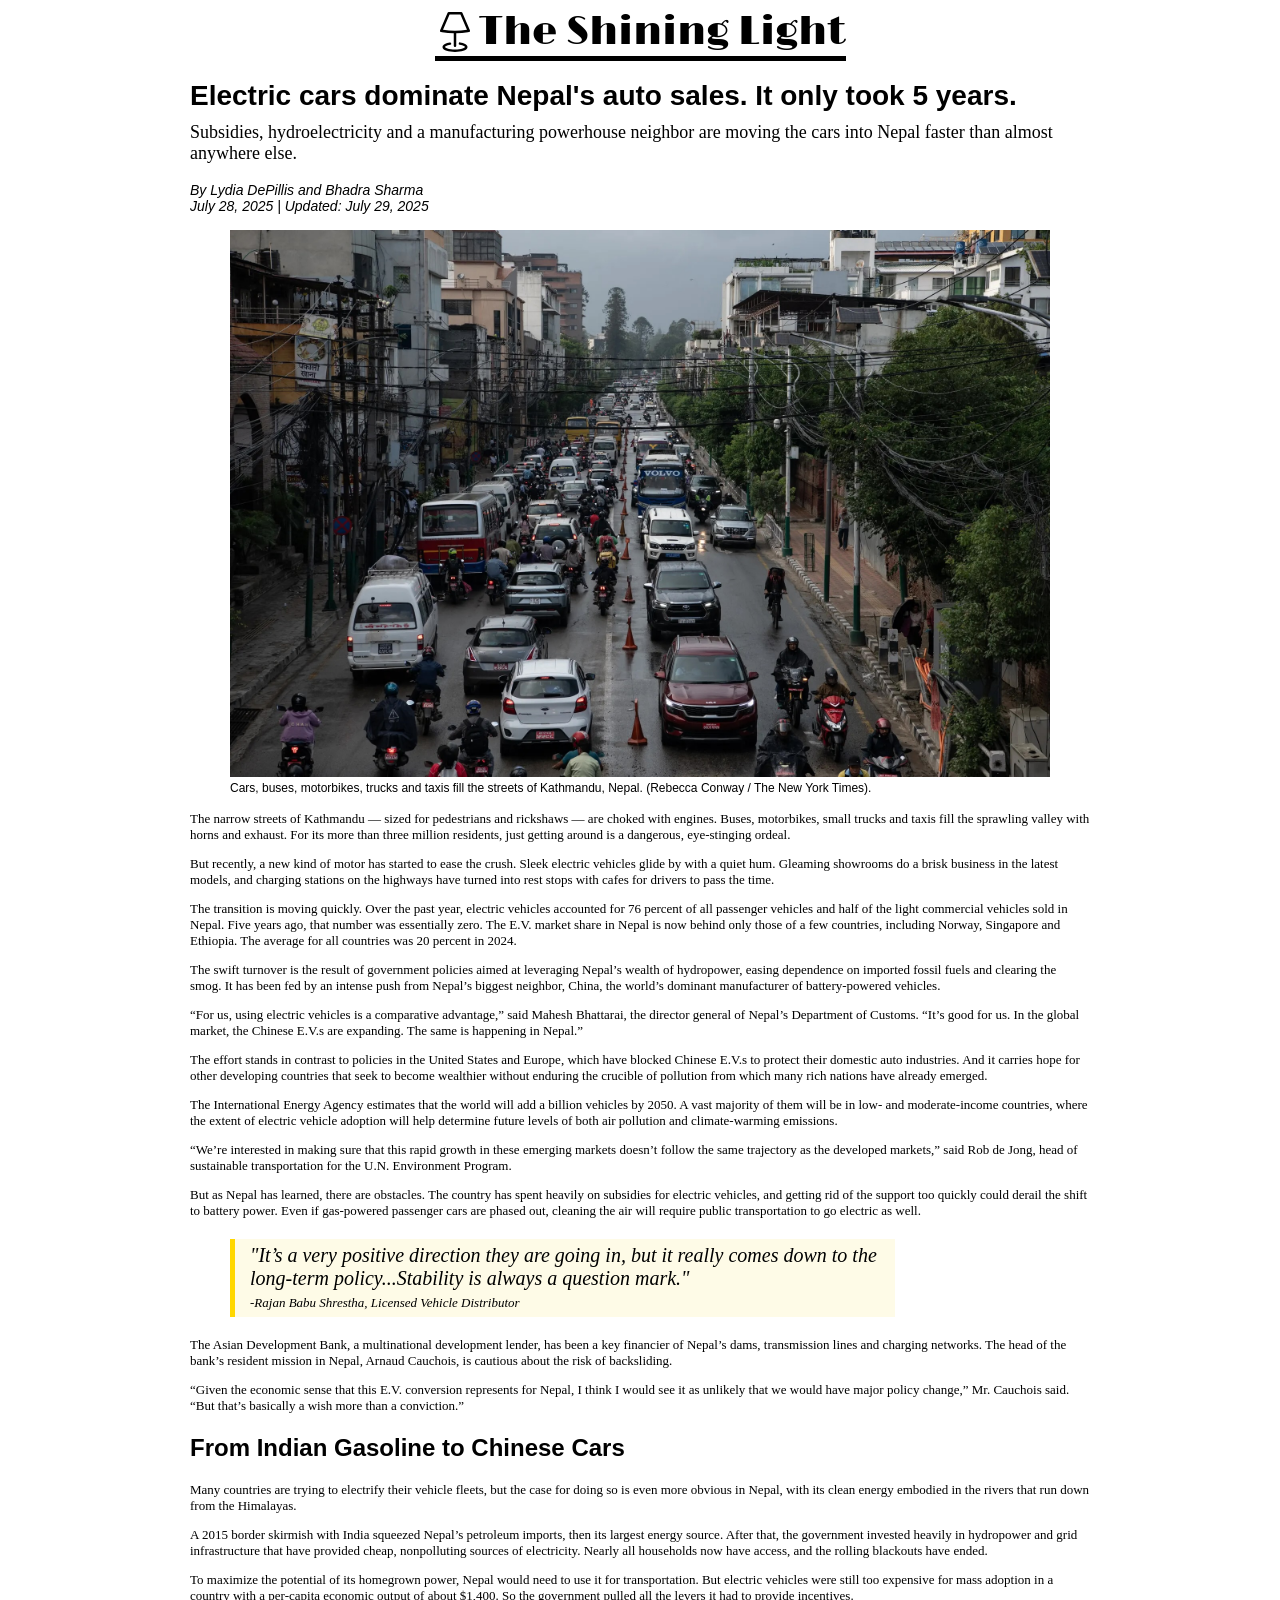
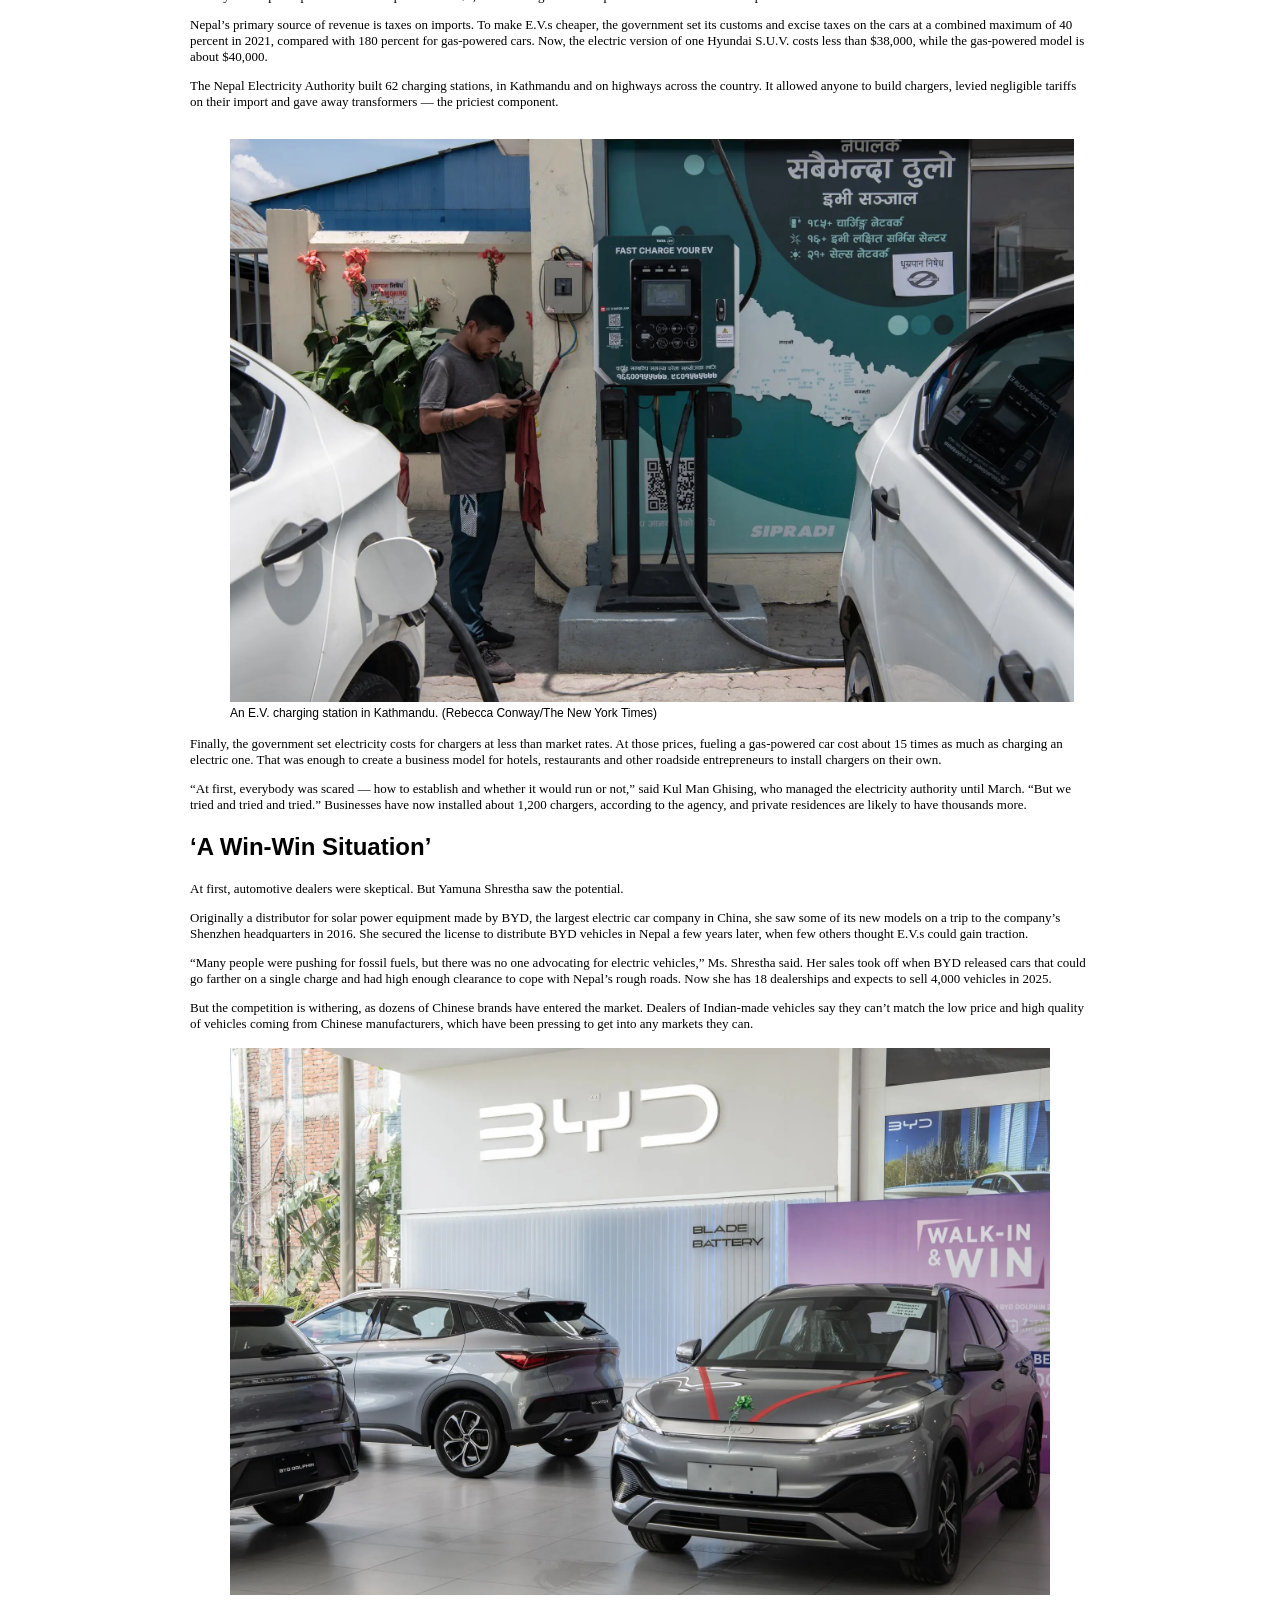
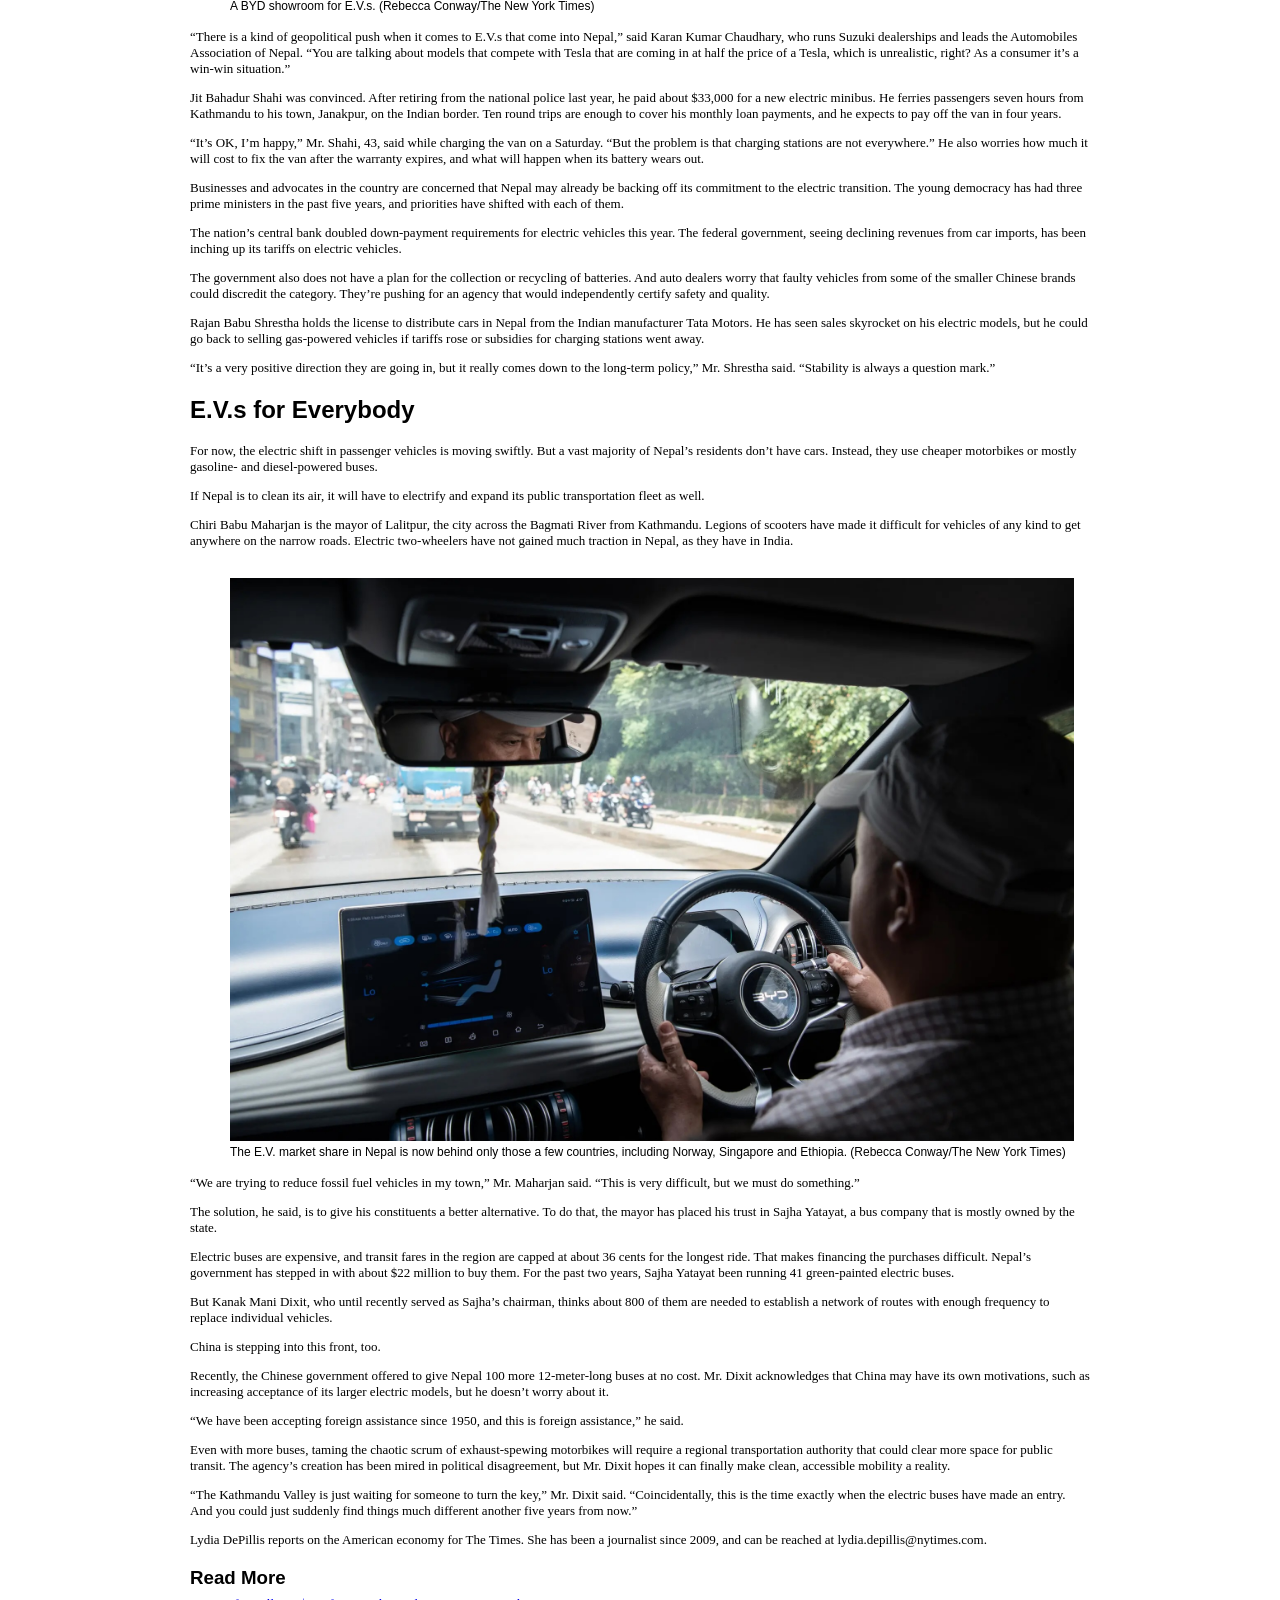
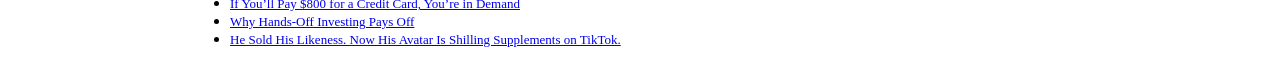
<file: midterm_exercise/index.html>
<!doctype html>
<html lang="en">
	<head>
		<meta charset="UTF-8" />
		<meta name="viewport" content="width=device-width, initial-scale=1.0" />
		<link rel="stylesheet" href="style.css" />
		<!--Google Fonts-->
		<link rel="preconnect" href="https://fonts.googleapis.com" />
		<link rel="preconnect" href="https://fonts.gstatic.com" crossorigin />
		<link href="https://fonts.googleapis.com/css2?family=Limelight&display=swap" rel="stylesheet" />

		<title>Electric cars dominate Nepal's auto sales. It only took 5 years.</title>
	</head>
	<body>
		<div id="content">
			<div id="masthead">
				<img src="lamp.svg" role="img" alt="A Lamp" height="40px" />
				<h1>The Shining Light</h1>
			</div>
			<div id="headline">
				<h1>Electric cars dominate Nepal's auto sales. It only took 5 years.</h1>
				<p>
					Subsidies, hydroelectricity and a manufacturing powerhouse neighbor are moving the cars into Nepal faster than
					almost anywhere else.
				</p>
				<p id="byline">By Lydia DePillis and Bhadra Sharma <br />July 28, 2025 | Updated: July 29, 2025</p>
			</div>
			<figure>
				<img
					src="img/image7.jpeg"
					alt="Cars, buses, motorbikes, trucks and taxis fill the streets of Kathmandu, Nepal."
				/>
				<figcaption>
					Cars, buses, motorbikes, trucks and taxis fill the streets of Kathmandu, Nepal. (Rebecca Conway / The New York
					Times).
				</figcaption>
			</figure>
			<p>
				The narrow streets of Kathmandu — sized for pedestrians and rickshaws — are choked with engines. Buses,
				motorbikes, small trucks and taxis fill the sprawling valley with horns and exhaust. For its more than three
				million residents, just getting around is a dangerous, eye-stinging ordeal.
			</p>

			<p>
				But recently, a new kind of motor has started to ease the crush. Sleek electric vehicles glide by with a quiet
				hum. Gleaming showrooms do a brisk business in the latest models, and charging stations on the highways have
				turned into rest stops with cafes for drivers to pass the time.
			</p>

			<p>
				The transition is moving quickly. Over the past year, electric vehicles accounted for 76 percent of all
				passenger vehicles and half of the light commercial vehicles sold in Nepal. Five years ago, that number was
				essentially zero. The E.V. market share in Nepal is now behind only those of a few countries, including Norway,
				Singapore and Ethiopia. The average for all countries was 20 percent in 2024.
			</p>

			<p>
				The swift turnover is the result of government policies aimed at leveraging Nepal’s wealth of hydropower, easing
				dependence on imported fossil fuels and clearing the smog. It has been fed by an intense push from Nepal’s
				biggest neighbor, China, the world’s dominant manufacturer of battery-powered vehicles.
			</p>

			<p>
				“For us, using electric vehicles is a comparative advantage,” said Mahesh Bhattarai, the director general of
				Nepal’s Department of Customs. “It’s good for us. In the global market, the Chinese E.V.s are expanding. The
				same is happening in Nepal.”
			</p>

			<p>
				The effort stands in contrast to policies in the United States and Europe, which have blocked Chinese E.V.s to
				protect their domestic auto industries. And it carries hope for other developing countries that seek to become
				wealthier without enduring the crucible of pollution from which many rich nations have already emerged.
			</p>

			<p>
				The International Energy Agency estimates that the world will add a billion vehicles by 2050. A vast majority of
				them will be in low- and moderate-income countries, where the extent of electric vehicle adoption will help
				determine future levels of both air pollution and climate-warming emissions.
			</p>

			<p>
				“We’re interested in making sure that this rapid growth in these emerging markets doesn’t follow the same
				trajectory as the developed markets,” said Rob de Jong, head of sustainable transportation for the U.N.
				Environment Program.
			</p>

			<p>
				But as Nepal has learned, there are obstacles. The country has spent heavily on subsidies for electric vehicles,
				and getting rid of the support too quickly could derail the shift to battery power. Even if gas-powered
				passenger cars are phased out, cleaning the air will require public transportation to go electric as well.
			</p>

			<blockquote>
				"It’s a very positive direction they are going in, but it really comes down to the long-term policy...Stability
				is always a question mark."
				<p>-Rajan Babu Shrestha, Licensed Vehicle Distributor</p>
			</blockquote>

			<p>
				The Asian Development Bank, a multinational development lender, has been a key financier of Nepal’s dams,
				transmission lines and charging networks. The head of the bank’s resident mission in Nepal, Arnaud Cauchois, is
				cautious about the risk of backsliding.
			</p>

			<p>
				“Given the economic sense that this E.V. conversion represents for Nepal, I think I would see it as unlikely
				that we would have major policy change,” Mr. Cauchois said. “But that’s basically a wish more than a
				conviction.”
			</p>

			<h2>From Indian Gasoline to Chinese Cars</h2>

			<p>
				Many countries are trying to electrify their vehicle fleets, but the case for doing so is even more obvious in
				Nepal, with its clean energy embodied in the rivers that run down from the Himalayas.
			</p>

			<p>
				A 2015 border skirmish with India squeezed Nepal’s petroleum imports, then its largest energy source. After
				that, the government invested heavily in hydropower and grid infrastructure that have provided cheap,
				nonpolluting sources of electricity. Nearly all households now have access, and the rolling blackouts have
				ended.
			</p>

			<p>
				To maximize the potential of its homegrown power, Nepal would need to use it for transportation. But electric
				vehicles were still too expensive for mass adoption in a country with a per-capita economic output of about
				$1,400. So the government pulled all the levers it had to provide incentives.
			</p>

			<p>
				Nepal’s primary source of revenue is taxes on imports. To make E.V.s cheaper, the government set its customs and
				excise taxes on the cars at a combined maximum of 40 percent in 2021, compared with 180 percent for gas-powered
				cars. Now, the electric version of one Hyundai S.U.V. costs less than $38,000, while the gas-powered model is
				about $40,000.
			</p>

			<p>
				The Nepal Electricity Authority built 62 charging stations, in Kathmandu and on highways across the country. It
				allowed anyone to build chargers, levied negligible tariffs on their import and gave away transformers — the
				priciest component.
			</p>

             <figure class="float-image">
				<img src="img/image10.jpeg" alt="An E.V. charging station in Kathmandu."" />
				<figcaption>An E.V. charging station in Kathmandu. (Rebecca Conway/The New York Times)</figcaption>
			</figure>

			<p>
				Finally, the government set electricity costs for chargers at less than market rates. At those prices, fueling a
				gas-powered car cost about 15 times as much as charging an electric one. That was enough to create a business
				model for hotels, restaurants and other roadside entrepreneurs to install chargers on their own.
			</p>

			<p>
				“At first, everybody was scared — how to establish and whether it would run or not,” said Kul Man Ghising, who
				managed the electricity authority until March. “But we tried and tried and tried.” Businesses have now installed
				about 1,200 chargers, according to the agency, and private residences are likely to have thousands more.
			</p>

			<h2>‘A Win-Win Situation’</h2>

			<p>At first, automotive dealers were skeptical. But Yamuna Shrestha saw the potential.</p>

			<p>
				Originally a distributor for solar power equipment made by BYD, the largest electric car company in China, she
				saw some of its new models on a trip to the company’s Shenzhen headquarters in 2016. She secured the license to
				distribute BYD vehicles in Nepal a few years later, when few others thought E.V.s could gain traction.
			</p>

			<p>
				“Many people were pushing for fossil fuels, but there was no one advocating for electric vehicles,” Ms. Shrestha
				said. Her sales took off when BYD released cars that could go farther on a single charge and had high enough
				clearance to cope with Nepal’s rough roads. Now she has 18 dealerships and expects to sell 4,000 vehicles in
				2025.
			</p>

			<p>
				But the competition is withering, as dozens of Chinese brands have entered the market. Dealers of Indian-made
				vehicles say they can’t match the low price and high quality of vehicles coming from Chinese manufacturers,
				which have been pressing to get into any markets they can.
			</p>
			<figure>
				<img src="img/image4.jpeg" alt="BYD showroom for E.V.s." />
				<figcaption>A BYD showroom for E.V.s. (Rebecca Conway/The New York Times)</figcaption>
			</figure>
			<p>
				“There is a kind of geopolitical push when it comes to E.V.s that come into Nepal,” said Karan Kumar Chaudhary,
				who runs Suzuki dealerships and leads the Automobiles Association of Nepal. “You are talking about models that
				compete with Tesla that are coming in at half the price of a Tesla, which is unrealistic, right? As a consumer
				it’s a win-win situation.”
			</p>

			<p>
				Jit Bahadur Shahi was convinced. After retiring from the national police last year, he paid about $33,000 for a
				new electric minibus. He ferries passengers seven hours from Kathmandu to his town, Janakpur, on the Indian
				border. Ten round trips are enough to cover his monthly loan payments, and he expects to pay off the van in four
				years.
			</p>

			<p>
				“It’s OK, I’m happy,” Mr. Shahi, 43, said while charging the van on a Saturday. “But the problem is that
				charging stations are not everywhere.” He also worries how much it will cost to fix the van after the warranty
				expires, and what will happen when its battery wears out.
			</p>

			<p>
				Businesses and advocates in the country are concerned that Nepal may already be backing off its commitment to
				the electric transition. The young democracy has had three prime ministers in the past five years, and
				priorities have shifted with each of them.
			</p>

			<p>
				The nation’s central bank doubled down-payment requirements for electric vehicles this year. The federal
				government, seeing declining revenues from car imports, has been inching up its tariffs on electric vehicles.
			</p>

			<p>
				The government also does not have a plan for the collection or recycling of batteries. And auto dealers worry
				that faulty vehicles from some of the smaller Chinese brands could discredit the category. They’re pushing for
				an agency that would independently certify safety and quality.
			</p>

			<p>
				Rajan Babu Shrestha holds the license to distribute cars in Nepal from the Indian manufacturer Tata Motors. He
				has seen sales skyrocket on his electric models, but he could go back to selling gas-powered vehicles if tariffs
				rose or subsidies for charging stations went away.
			</p>

			<p>
				“It’s a very positive direction they are going in, but it really comes down to the long-term policy,” Mr.
				Shrestha said. “Stability is always a question mark.”
			</p>

			<h2>E.V.s for Everybody</h2>

			<p>
				For now, the electric shift in passenger vehicles is moving swiftly. But a vast majority of Nepal’s residents
				don’t have cars. Instead, they use cheaper motorbikes or mostly gasoline- and diesel-powered buses.
			</p>

			<p>If Nepal is to clean its air, it will have to electrify and expand its public transportation fleet as well.</p>

			<p>
				Chiri Babu Maharjan is the mayor of Lalitpur, the city across the Bagmati River from Kathmandu. Legions of
				scooters have made it difficult for vehicles of any kind to get anywhere on the narrow roads. Electric
				two-wheelers have not gained much traction in Nepal, as they have in India.
			</p>

            <figure class="float-image">
				<img src="img/image5.jpeg" alt="The E.V. market share in Nepal is now behind only those a few countries, including Norway, Singapore and Ethiopia." />
				<figcaption>The E.V. market share in Nepal is now behind only those a few countries, including Norway, Singapore and Ethiopia. (Rebecca Conway/The New York Times)</figcaption>
			</figure>

			<p>
				“We are trying to reduce fossil fuel vehicles in my town,” Mr. Maharjan said. “This is very difficult, but we
				must do something.”
			</p>

			<p>
				The solution, he said, is to give his constituents a better alternative. To do that, the mayor has placed his
				trust in Sajha Yatayat, a bus company that is mostly owned by the state.
			</p>

			<p>
				Electric buses are expensive, and transit fares in the region are capped at about 36 cents for the longest ride.
				That makes financing the purchases difficult. Nepal’s government has stepped in with about $22 million to buy
				them. For the past two years, Sajha Yatayat been running 41 green-painted electric buses.
			</p>

			<p>
				But Kanak Mani Dixit, who until recently served as Sajha’s chairman, thinks about 800 of them are needed to
				establish a network of routes with enough frequency to replace individual vehicles.
			</p>

			<p>China is stepping into this front, too.</p>

			<p>
				Recently, the Chinese government offered to give Nepal 100 more 12-meter-long buses at no cost. Mr. Dixit
				acknowledges that China may have its own motivations, such as increasing acceptance of its larger electric
				models, but he doesn’t worry about it.
			</p>

			<p>“We have been accepting foreign assistance since 1950, and this is foreign assistance,” he said.</p>

			<p>
				Even with more buses, taming the chaotic scrum of exhaust-spewing motorbikes will require a regional
				transportation authority that could clear more space for public transit. The agency’s creation has been mired in
				political disagreement, but Mr. Dixit hopes it can finally make clean, accessible mobility a reality.
			</p>

			<p>
				“The Kathmandu Valley is just waiting for someone to turn the key,” Mr. Dixit said. “Coincidentally, this is the
				time exactly when the electric buses have made an entry. And you could just suddenly find things much different
				another five years from now.”
			</p>

			<p>
				Lydia DePillis reports on the American economy for The Times. She has been a journalist since 2009, and can be
				reached at lydia.depillis@nytimes.com.
			</p>
            <div id="read-more">
                <h3>Read More</h3>
                <ul>
                    <li><a href="https://www.nytimes.com/2025/08/17/business/airlines-credit-cards-loyalty.html">If You’ll Pay $800 for a Credit Card, You’re in Demand</a></li>
                    <li><a href="https://www.nytimes.com/2025/08/15/business/investing-fund-returns-interfere.html">Why Hands-Off Investing Pays Off</a></li>
                    <li><a href="https://www.nytimes.com/2025/08/17/business/tiktok-ai-avatars.html">He Sold His Likeness. Now His Avatar Is Shilling Supplements on TikTok.</a></li>
                </ul>
            </div>
		</div>
	</body>
</html>
</file>
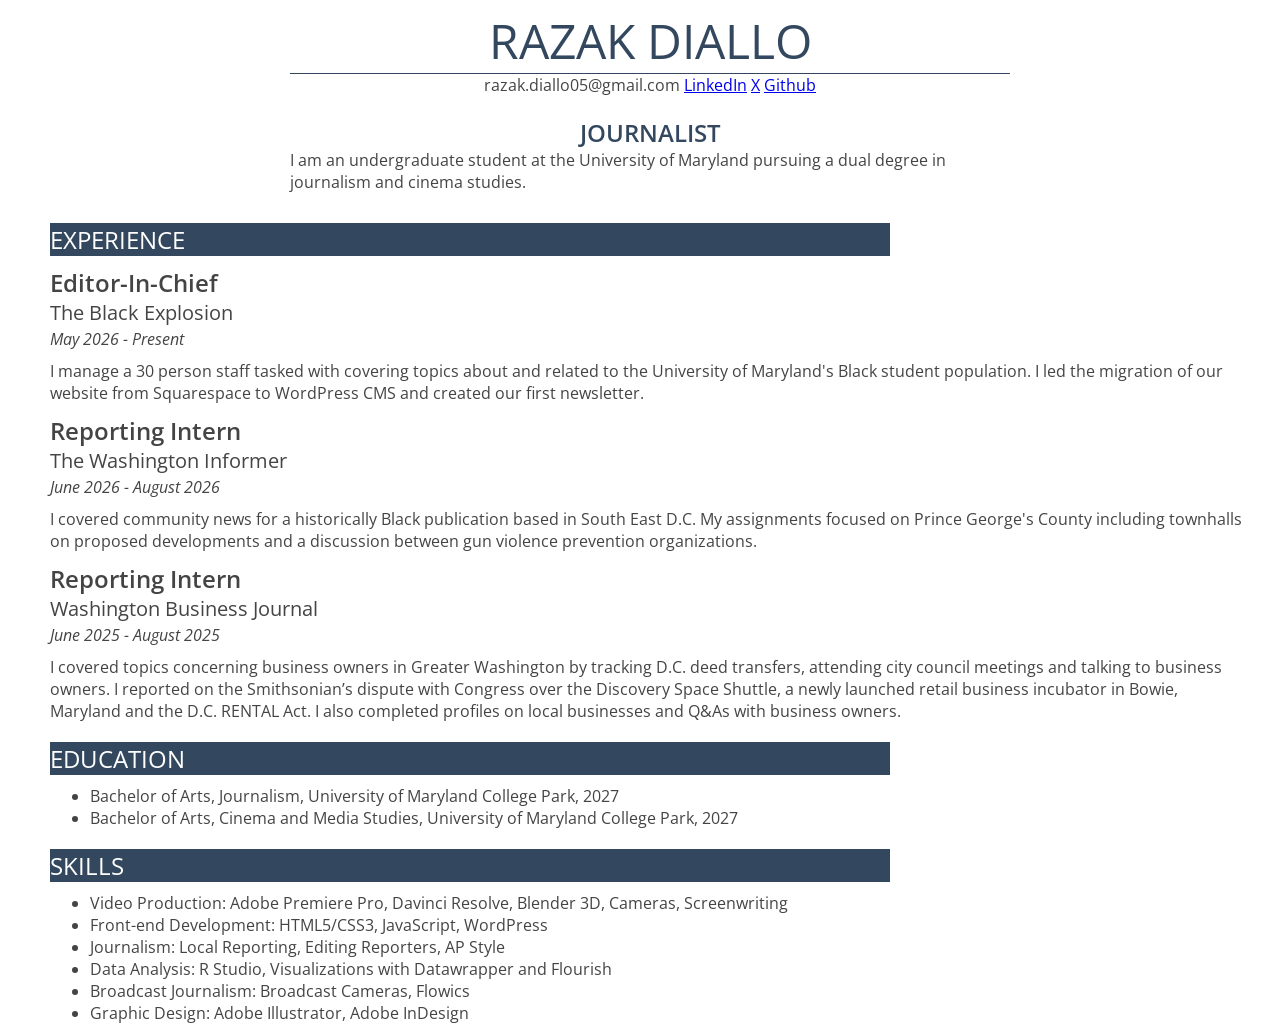
<file: resume/index.html>
<!doctype html>
<html lang="en">
	<head>
		<title>Razak Diallo Resume</title>

		<!--google fonts-->
		<link rel="preconnect" href="https://fonts.googleapis.com" />
		<link rel="preconnect" href="https://fonts.gstatic.com" crossorigin />
		<link
			href="https://fonts.googleapis.com/css2?family=Open+Sans:ital,wght@0,300..800;1,300..800&display=swap"
			rel="stylesheet"
		/>

		<link rel="stylesheet" href="style.css" />
	</head>
	<body>
		<div id="container">
			<!--I built this myself-->
			<div id="name">Razak Diallo</div>
			<ul class="menu">
				<li><a href="mailto:razak.diallo05@gmail.com"></a>razak.diallo05@gmail.com</li>
				<li><a href="https://www.linkedin.com/in/razak-diallo-517437276/">LinkedIn</a></li>
				<li><a href="https://x.com/byrazakd">X</a></li>
				<li><a href="https://github.com/ZakLems">Github</a></li>
			</ul>

			<div id="title">Journalist</div>

			<!--photo
		<img src="razak-photo.jpg" alt="Razak Diallo" width="300px" />
		-->

			<p class="top description">
				I am an undergraduate student at the University of Maryland pursuing a dual degree in journalism and cinema
				studies.
			</p>

			<div class="sectionHeader">Experience</div>

			<div class="jobTitle">Editor-In-Chief</div>
			<div class="organization">The Black Explosion</div>
			<div class="date">May 2026 - Present</div>
			<p class="description">
				I manage a 30 person staff tasked with covering topics about and related to the University of Maryland's Black
				student population. I led the migration of our website from Squarespace to WordPress CMS and created our first
				newsletter.
			</p>

			<div class="jobTitle">Reporting Intern</div>
			<div class="organization">The Washington Informer</div>
			<div class="date">June 2026 - August 2026</div>
			<p class="description">
				I covered community news for a historically Black publication based in South East D.C. My assignments focused on
				Prince George's County including townhalls on proposed developments and a discussion between gun violence
				prevention organizations.
			</p>

			<div class="jobTitle">Reporting Intern</div>
			<div class="organization">Washington Business Journal</div>
			<div class="date">June 2025 - August 2025</div>
			<p class="description">
				I covered topics concerning business owners in Greater Washington by tracking D.C. deed transfers, attending
				city council meetings and talking to business owners. I reported on the Smithsonian’s dispute with Congress over
				the Discovery Space Shuttle, a newly launched retail business incubator in Bowie, Maryland and the D.C. RENTAL
				Act. I also completed profiles on local businesses and Q&As with business owners.
			</p>

			<div class="sectionHeader">Education</div>

			<ul id="degrees">
				<li>Bachelor of Arts, Journalism, University of Maryland College Park, 2027</li>
				<li>Bachelor of Arts, Cinema and Media Studies, University of Maryland College Park, 2027</li>
			</ul>

			<div class="sectionHeader">Skills</div>

			<ul id="do">
				<li>Video Production: Adobe Premiere Pro, Davinci Resolve, Blender 3D, Cameras, Screenwriting</li>
				<li>Front-end Development: HTML5/CSS3, JavaScript, WordPress</li>
				<li>Journalism: Local Reporting, Editing Reporters, AP Style</li>
				<li>Data Analysis: R Studio, Visualizations with Datawrapper and Flourish</li>
				<li>Broadcast Journalism: Broadcast Cameras, Flowics</li>
				<li>Graphic Design: Adobe Illustrator, Adobe InDesign</li>
			</ul>
		</div>
	</body>
</html>
</file>
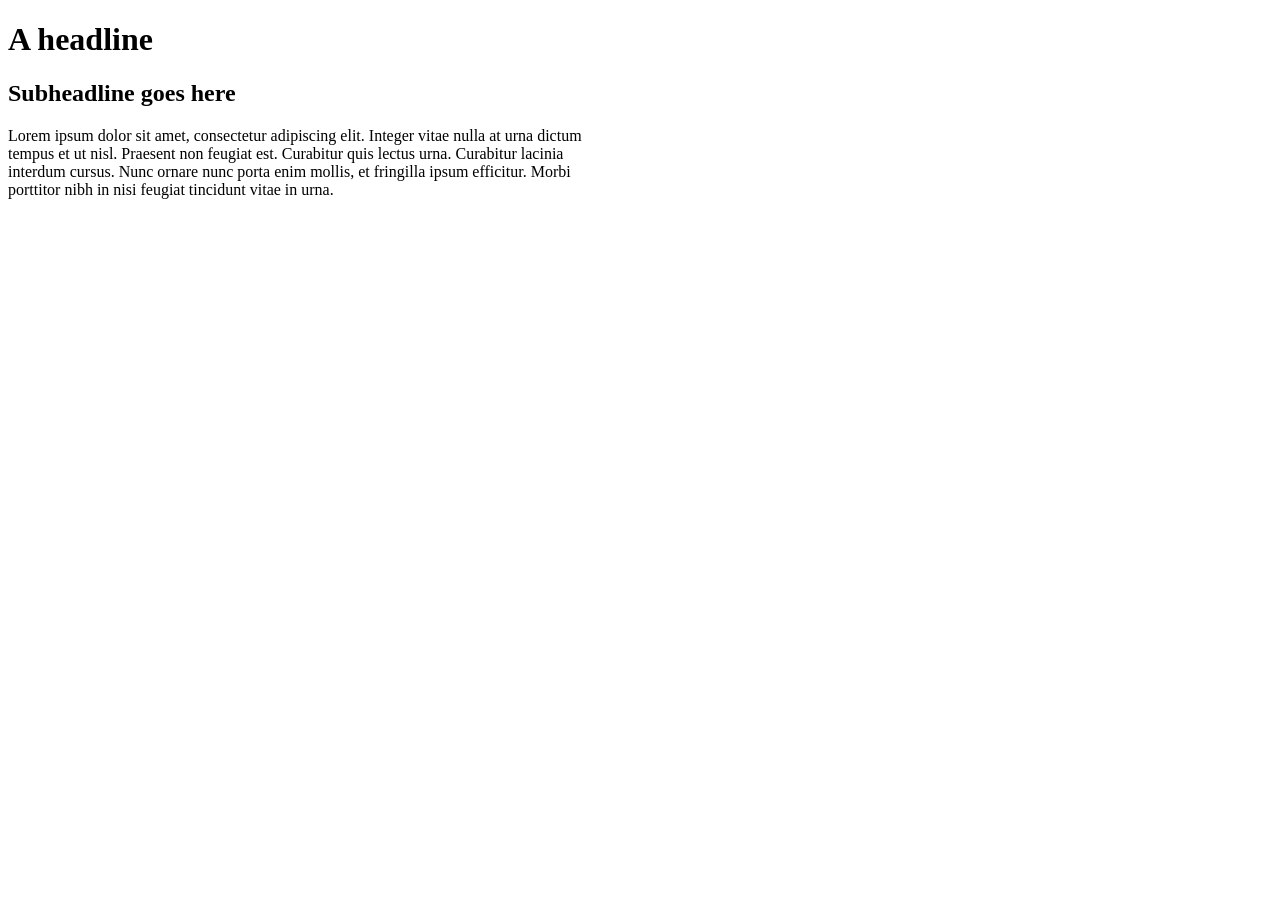
<file: media-query-exercise.html>
<!doctype html>
<html>
	<head>
		<!--shout out 15 year old stack overflow post for the meta tag-->
		<meta content="width=device-width, initial-scale=1" name="viewport" />

		<style>
			div {
				width: 600px;
			}

			h1 {
				font-size: 2em;
			}

			h2 {
				font-size: 1.5em;
			}

			@media screen and (max-width: 500px) {
				div {
					width: 100%;
				}
				h1 {
					font: size 1.5em;
					font-family: sans-serif;
				}
				h2 {
					font-size: 1em;
					font-family: sans-serif;
				}
				p {
					font-family: sans-serif;
				}
			}
		</style>
	</head>
	<body>
		<div>
			<h1>A headline</h1>

			<h2>Subheadline goes here</h2>

			<p>
				Lorem ipsum dolor sit amet, consectetur adipiscing elit. Integer vitae nulla at urna dictum tempus et ut nisl.
				Praesent non feugiat est. Curabitur quis lectus urna. Curabitur lacinia interdum cursus. Nunc ornare nunc porta
				enim mollis, et fringilla ipsum efficitur. Morbi porttitor nibh in nisi feugiat tincidunt vitae in urna.
			</p>
		</div>
	</body>
</html>
</file>
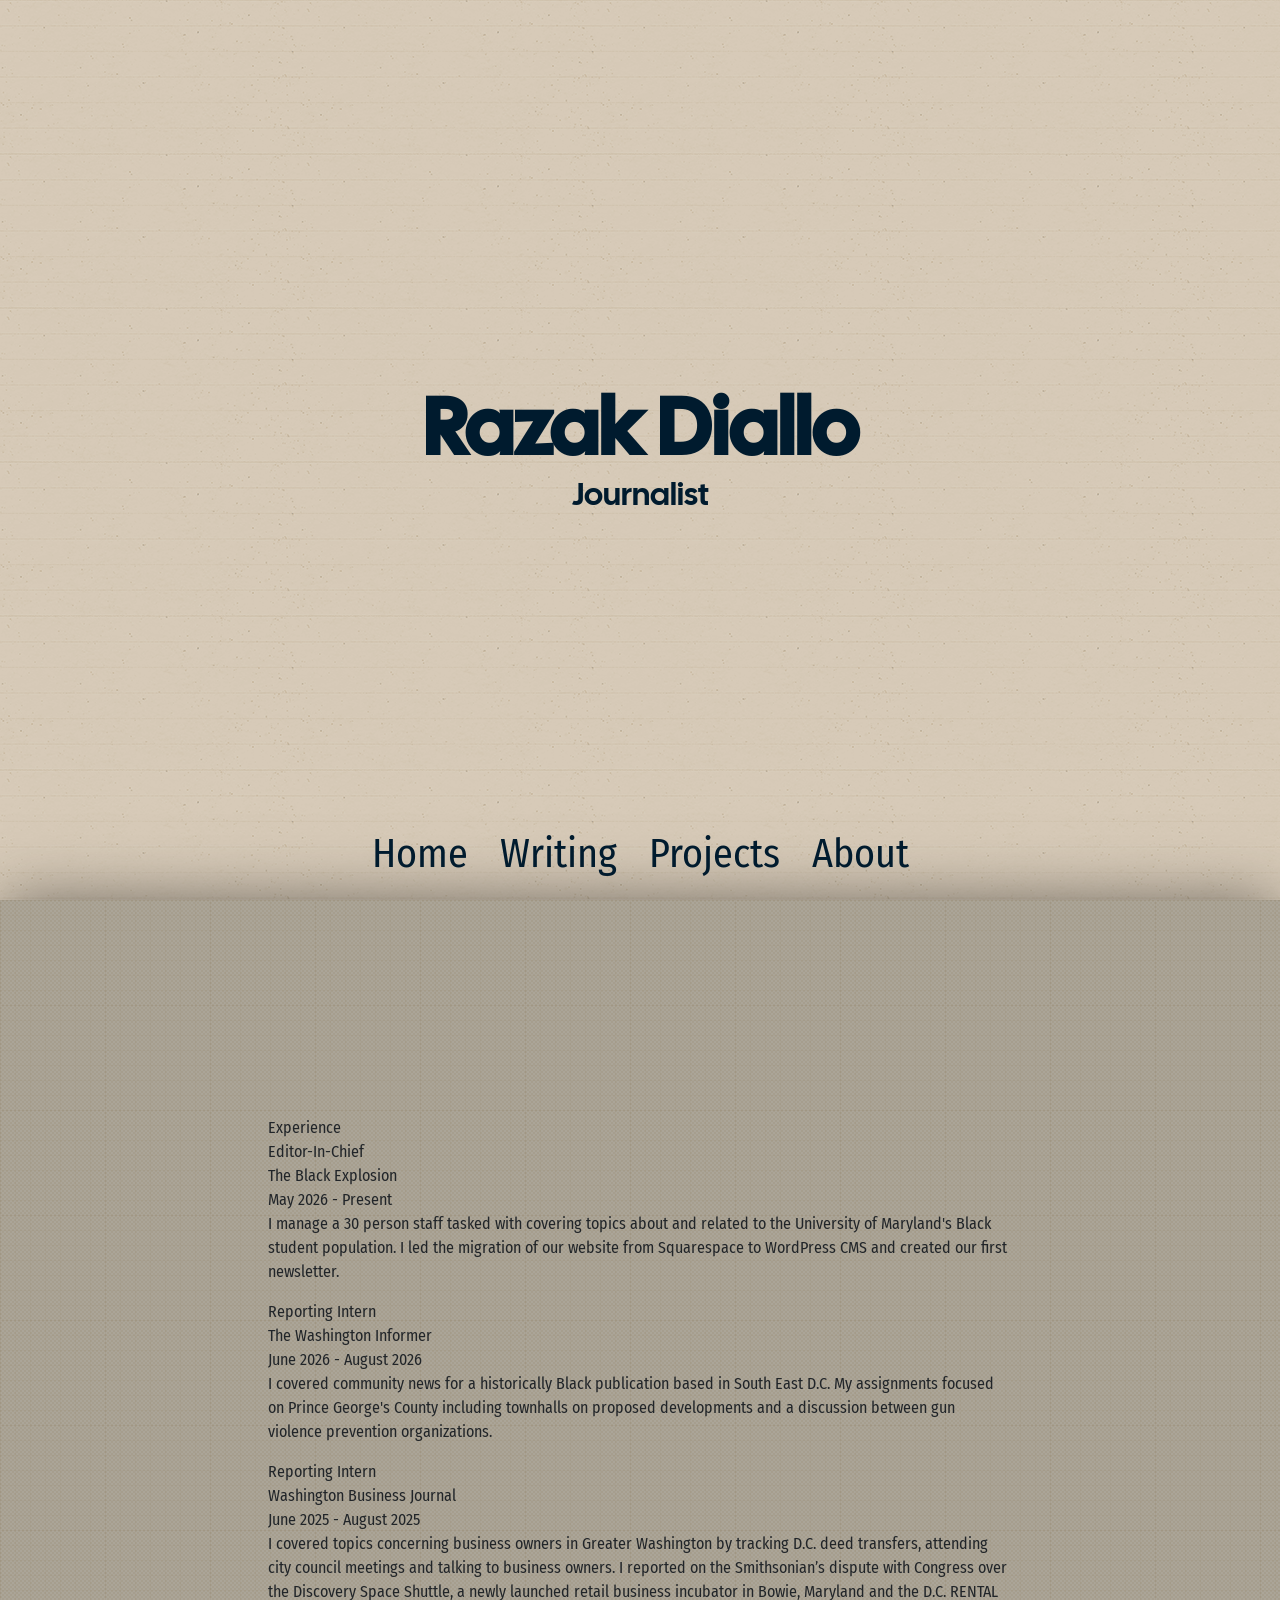
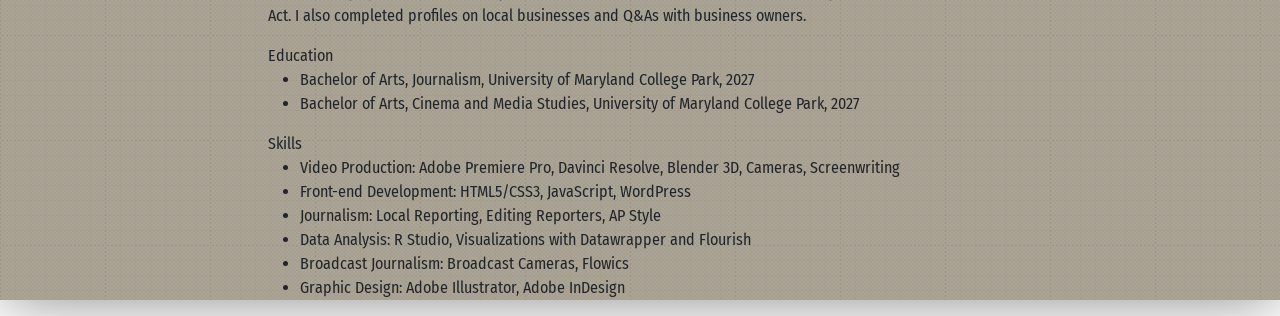
<file: resume-project/razak-diallo-resume.html>
<!doctype html>
<html lang="en">
	<head>
		<meta charset="UTF-8" />
		<meta name="viewport" content="width=device-width, initial-scale=1.0" />
		<title>Razak Diallo</title>

		<!--Bootstrap CSS-->
		<link
			href="https://cdn.jsdelivr.net/npm/bootstrap@5.3.8/dist/css/bootstrap.min.css"
			rel="stylesheet"
			integrity="sha384-sRIl4kxILFvY47J16cr9ZwB07vP4J8+LH7qKQnuqkuIAvNWLzeN8tE5YBujZqJLB"
			crossorigin="anonymous"
		/>
		<link rel="stylesheet" href="https://cdn.jsdelivr.net/npm/bootstrap-icons@1.11.1/font/bootstrap-icons.css" />
		<!--Google Fonts-->
		<link rel="preconnect" href="https://fonts.googleapis.com" />
		<link rel="preconnect" href="https://fonts.gstatic.com" crossorigin />
		<link
			href="https://fonts.googleapis.com/css2?family=Cal+Sans&family=Fira+Sans+Condensed:ital,wght@0,100;0,200;0,300;0,400;0,500;0,600;0,700;0,800;0,900;1,100;1,200;1,300;1,400;1,500;1,600;1,700;1,800;1,900&display=swap"
			rel="stylesheet"
		/>
		<link rel="stylesheet" href="style.css" />
	</head>
	<body>
		<!--Hero-->
		<section id="hero" class="vh-100">
			<div class="text-center w-100">
				<h1 class="display-1 fw-bold mb-0">Razak Diallo</h1>
				<h2>Journalist</h2>
			</div>
		</section>

		<nav id="navbar" class="navbar navbar-expand-sm justify-content-center">
			<div class="collapse navbar-collapse justify-content-center" id="navbarSupportedContent">
				<ul class="nav nav-justified">
					<li class="nav-item">
						<a class="nav-link" aria-current="page" href="#content">Home</a>
					</li>
					<li class="nav-item">
						<a class="nav-link" aria-current="page" href="#content">Writing</a>
					</li>
					<li class="nav-item">
						<a class="nav-link" href="#">Projects</a>
					</li>
					<li class="nav-item">
						<a class="nav-link" href="#">About</a>
					</li>
				</ul>
			</div>
			<button
				class="navbar-toggler"
				type="button"
				data-bs-toggle="collapse"
				data-bs-target="#navbarSupportedContent"
				aria-controls="navbarSupportedContent"
				aria-expanded="false"
				aria-label="Toggle navigation"
			>
				<i class="bi bi-pen">Menu</i>
			</button>
		</nav>

		<div id="na">
			<div id="content" class="container">
				<!--bunch o'bull-->
				<br /><br /><br /><br /><br /><br /><br /><br /><br />
				<div class="sectionHeader">Experience</div>

				<div class="jobTitle">Editor-In-Chief</div>
				<div class="organization">The Black Explosion</div>
				<div class="date">May 2026 - Present</div>
				<p class="description">
					I manage a 30 person staff tasked with covering topics about and related to the University of Maryland's Black
					student population. I led the migration of our website from Squarespace to WordPress CMS and created our first
					newsletter.
				</p>

				<div class="jobTitle">Reporting Intern</div>
				<div class="organization">The Washington Informer</div>
				<div class="date">June 2026 - August 2026</div>
				<p class="description">
					I covered community news for a historically Black publication based in South East D.C. My assignments focused
					on Prince George's County including townhalls on proposed developments and a discussion between gun violence
					prevention organizations.
				</p>

				<div class="jobTitle">Reporting Intern</div>
				<div class="organization">Washington Business Journal</div>
				<div class="date">June 2025 - August 2025</div>
				<p class="description">
					I covered topics concerning business owners in Greater Washington by tracking D.C. deed transfers, attending
					city council meetings and talking to business owners. I reported on the Smithsonian’s dispute with Congress
					over the Discovery Space Shuttle, a newly launched retail business incubator in Bowie, Maryland and the D.C.
					RENTAL Act. I also completed profiles on local businesses and Q&As with business owners.
				</p>

				<div class="sectionHeader">Education</div>

				<ul id="degrees">
					<li>Bachelor of Arts, Journalism, University of Maryland College Park, 2027</li>
					<li>Bachelor of Arts, Cinema and Media Studies, University of Maryland College Park, 2027</li>
				</ul>

				<div class="sectionHeader">Skills</div>

				<ul id="do">
					<li>Video Production: Adobe Premiere Pro, Davinci Resolve, Blender 3D, Cameras, Screenwriting</li>
					<li>Front-end Development: HTML5/CSS3, JavaScript, WordPress</li>
					<li>Journalism: Local Reporting, Editing Reporters, AP Style</li>
					<li>Data Analysis: R Studio, Visualizations with Datawrapper and Flourish</li>
					<li>Broadcast Journalism: Broadcast Cameras, Flowics</li>
					<li>Graphic Design: Adobe Illustrator, Adobe InDesign</li>
				</ul>
			</div>
		</div>

		<script src="https://code.jquery.com/jquery-2.1.3.min.js"></script>
		<script
			src="https://cdn.jsdelivr.net/npm/bootstrap@5.3.3/dist/js/bootstrap.bundle.min.js"
			integrity="sha384-YvpcrYf0tY3lHB60NNkmXc5s9fDVZLESaAA55NDzOxhy9GkcIdslK1eN7N6jIeHz"
			crossorigin="anonymous"
		></script>
	</body>
</html>
</file>
<file: data-viz-project/style.css>
* {
	font-family: "Besley", serif;
	font-style: normal;
}

#content {
	width: 60%;
	margin: 0 auto;
}

h1 {
	font-family: "Fraunces", serif;
	font-optical-sizing: auto;
	font-weight: 600;
	font-style: normal;
	font-variation-settings:
		"SOFT" 0,
		"WONK" 0;
}

#byline strong {
	font-weight: 600;
}

h2,
h3 {
	font-family: "Fraunces", serif;
	font-optical-sizing: auto;
	font-weight: 500;
}

/*Images*/
figure {
	width: 85%;
	margin: 20px auto;
}

figure img {
	width: 100%;
	object-fit: contain;
}

figcaption {
	opacity: 60%;
	text-align: left;
}

/*Block Quotes*/
blockquote {
	border-left: 5px solid black;
	text-align: left;
	padding: 5px 15px;
	width: 60%;
}

blockquote .bq-quote {
	font-size: 2em;
	font-style: italic;
	margin-bottom: 5px;
}

blockquote .bq-attr {
	font-size: 1em;
	font-weight: 450;
	margin-bottom: 1px;
	margin-top: 5px;
}

div:last-child {
	margin-bottom: 10px;
}
</file>
<file: html-frame/style.css>
* {
	font-family: "Besley", serif;
	font-style: normal;
}

#content {
	width: 60%;
	margin: 0 auto;
}

h1 {
	font-family: "Fraunces", serif;
	font-optical-sizing: auto;
	font-weight: 600;
	font-style: normal;
	font-variation-settings:
		"SOFT" 0,
		"WONK" 0;
}

#byline strong {
	font-weight: 600;
}

h2,
h3 {
	font-family: "Fraunces", serif;
	font-optical-sizing: auto;
	font-weight: 500;
}

/*Images*/
figure {
	width: 85%;
	margin: 20px auto;
}

figure img {
	width: 100%;
	object-fit: contain;
}

figcaption {
	opacity: 60%;
	text-align: left;
}

/*Block Quotes*/
blockquote {
	border-left: 5px solid black;
	text-align: left;
	padding: 5px 15px;
	width: 60%;
}

blockquote .bq-quote {
	font-size: 2em;
	font-style: italic;
	margin-bottom: 5px;
}

blockquote .bq-attr {
	font-size: 1em;
	font-weight: 450;
	margin-bottom: 1px;
	margin-top: 5px;
}

div:last-child {
	margin-bottom: 10px;
}
</file>
<file: midterm/style.css>
body {
	background-color: #364156;
	color: white;
}

#content {
	margin: 0 auto;
	width: 900px;
	font-family: "Martel Sans", sans-serif;
}

#masthead {
	text-align: left;
	width: 100%;
	border-bottom: 5px solid #d66853;
}

#masthead > * {
	display: inline-block;
	vertical-align: middle;
	color: #d66853;
	line-height: 75px;
	margin: 0 auto;
}

#masthead h1 {
	font-family: "Young Serif", serif;
	padding-left: 10px;
	font-size: 40px;
}

#masthead ul {
	float: right;
	padding: 0;
	height: 100%;
}

#masthead li {
	display: inline;
	font-weight: 800;
	padding: 5px;
}

#masthead li a {
	text-decoration: none;
	color: #d66853;
}

#masthead #selected {
	color: white;
}

article {
	background-color: #364156;
	border-bottom: 5px solid #d66853;
}

/*Headline-Byline*/

h1 {
	font-size: 80px;
	margin-bottom: 0;
	text-align: left;
	line-height: 1.1em;
}

figure {
	width: 100%;
	margin: 20px 0;
}

figure img {
	width: 100%;
	object-fit: contain;
}

figcaption {
	font-family: Helvetica, sans-serif;
	font-size: 12px;
	text-align: center;
}

/*article*/
blockquote {
	font-family: "Young Serif", serif;
	color: white;
	font-size: 30px;
	border-bottom: 5px solid #d66853;
	border-top: 5px solid #d66853;
	text-align: center;
	padding: 5px 15px;
	width: 70%;
	margin: 0 auto;
}

blockquote p {
	margin-bottom: 1px;
	margin-top: 5px;
}

h2 {
	font-size: 30px;
	margin-bottom: 0;
	text-align: left;
	line-height: 1.1em;
}

/* Related */
#related a {
	text-decoration: none;
	color: white;
}

#related h3 {
	margin-bottom: 5px;
}

#related ul {
	margin-top: 2px;
}
</file>
<file: midterm_exercise/style.css>
#content {
	margin: 0 auto;
	width: 900px;
}

h1,
h2,
h3 {
	font-family: Helvetica, Arial, sans-serif;
}

p,
a {
	font-family: Georgia, "Times New Roman", Times, serif;
	font-size: 13px;
}

#masthead {
	width: fit-content;
	margin: 0 auto;
	border-bottom: 5px solid black;
}

#masthead > * {
	display: inline-block;
	vertical-align: middle;
}

#masthead h1 {
	margin: 0 auto;
	font-size: 40px;
	font-family: "Limelight", sans-serif;
	font-weight: 400;
	text-align: center;
}

#headline h1 {
	font-size: 28px;
	margin-bottom: 2px;
}

#headline p {
	margin-top: 0.5lh;
	font-size: 18px;
}

p#byline {
	font-family: Helvetica, sans-serif;
	font-size: 14px;
	font-style: italic;
}

figure img {
	width: 100%;
}

figcaption {
	font-family: Helvetica, sans-serif;
	font-size: 12px;
}

.float-image {
	float: left;
	margin-right: 1em;
}

blockquote {
	font-size: 20px;
	border-left: 5px solid gold;
	padding: 5px 15px;
	background-color: rgb(254, 251, 231);
	font-style: italic;
	width: 70%;
}

blockquote p {
	margin-bottom: 1px;
	margin-top: 5px;
}

#read-more h3 {
	margin-bottom: 5px;
}

#read-more ul {
	margin-top: 2px;
}
</file>
<file: resume/style.css>
/*Main Styles*/

body {
	font-family: "Open Sans", arial, sans-serif;
	font-size: 1em;
	color: #444;
	font-weight: 400;
}

#container {
	width: 100%;
	max-width: 1200px;
	margin: 0 auto;
	padding: 0 0 0 20px;
}

/*name at top*/
#name {
	font-size: 3em;
	text-transform: uppercase;
	text-align: center;
	color: #33485e;
	border-bottom: 1px solid #33485e;
	width: 60%;
	min-width: 300px;
	margin: 0 auto;
}

ul {
	font-size: 1em;
}

.menu {
	margin: 0;
	padding: 0;
	text-align: center;
}

.menu li {
	display: inline;
}

#title {
	color: #33485e;
	text-transform: uppercase;
	font-size: 1.5em;
	font-weight: 600;
	text-align: center;
	margin: 20px 0 0 0;
}

.description {
	margin: 10px 0;
}

.sectionHeader {
	font-size: 1.5em;
	text-transform: uppercase;
	background-color: #33485e;
	color: #fff;
	margin: 20px 0 10px 0;
	width: 70%;
	min-width: 300px;
}

/* jobs*/
.jobTitle {
	font-size: 1.5em;
	font-weight: 600;
}

.organization {
	font-weight: 400;
	font-size: 1.25em;
}

.date {
	font-weight: 400;
	font-size: 1.5em;
	margin: 2px 0 0 0;
	font-size: 1em;
	font-style: italic;
}

#degrees {
	margin: 5px 0 0 0;
}

#do {
	margin: 5px 0 0 0;
}

/* the other styles are organized by the order the elements appear on the page*/
.top {
	width: 60%;
	min-width: 300px;
	margin: 0 auto;
	margin-bottom: 30px;
}
</file>
<file: resume-project/style.css>
/*Paper Textures from https://www.transparenttextures.com/*/

body {
	font-family: "Fira Sans Condensed", sans-serif;
	font-weight: 400;
}

#hero {
	position: sticky;
	top: 0;
	z-index: 0;
	background-repeat: repeat;
	mix-blend-mode: multiply;
	background-image: url("./paper-textures/notebook.png");
	background-color: #cabaa2;
	margin: 0;
	display: flex;
	align-items: center;
	justify-content: center;
	align-content: center;
	gap: 20%;
	flex-wrap: wrap;
	color: #001b2e;
}

#hero > :first-child {
	font-family: "Cal Sans", sans-serif;
	font-style: normal;
	height: auto;
}

#navbar {
	position: fixed;
	bottom: 0;
	margin: 0 auto; /* Only centers horizontally not vertically! */
	left: 0;
	right: 0;
	z-index: 100;
}

#navbar ul {
	font-size: 2.5em;
}

@media (max-width: 575px) {
	#navbar ul {
		font-size: 1.2em !important;
	}

	#navbar a {
		padding: 0.2rem;
	}
}

#navbar a {
	position: relative;
	color: #001b2e;
	text-decoration: none;
}

.navbar-toggler {
	color: #001b2e;
	padding: 0.2em;
	border: 2px dashed #001b2e;
	border-radius: 1em;
	background-image: url("./paper-textures/notebook.png");
	background-color: #b4b2af;
	background-size: 2%;
}

.navbar-toggler:focus {
	outline: auto;
	box-shadow: none;
	border: 2px solid #001b2e;
}

/* Underline animation */

#content {
	width: 60%;
	margin: 0 auto;
}

#na {
	background-image: url("./paper-textures/project-paper.png");
	background-color: #a19783;
	box-shadow: 0 0px 60px -3px rgba(0, 0, 0, 0.5);
	isolation: isolate;
}
</file>
